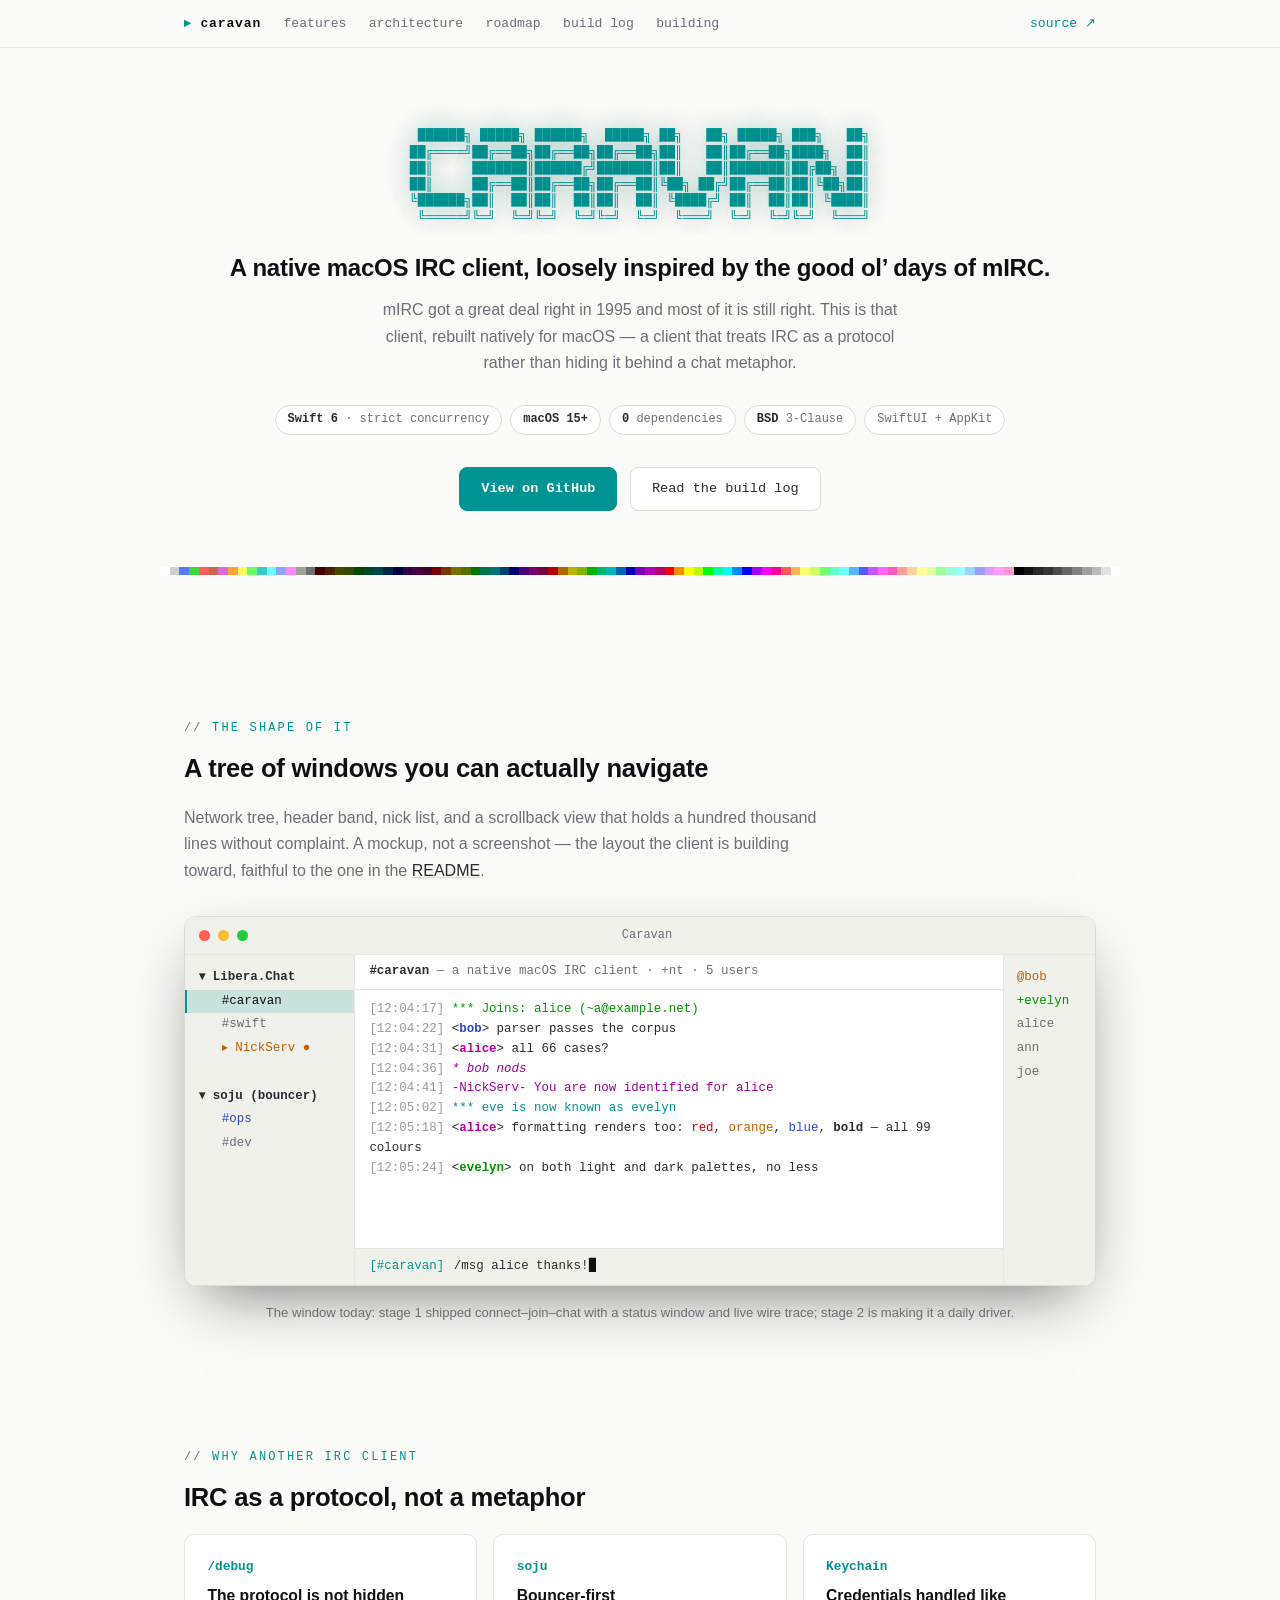
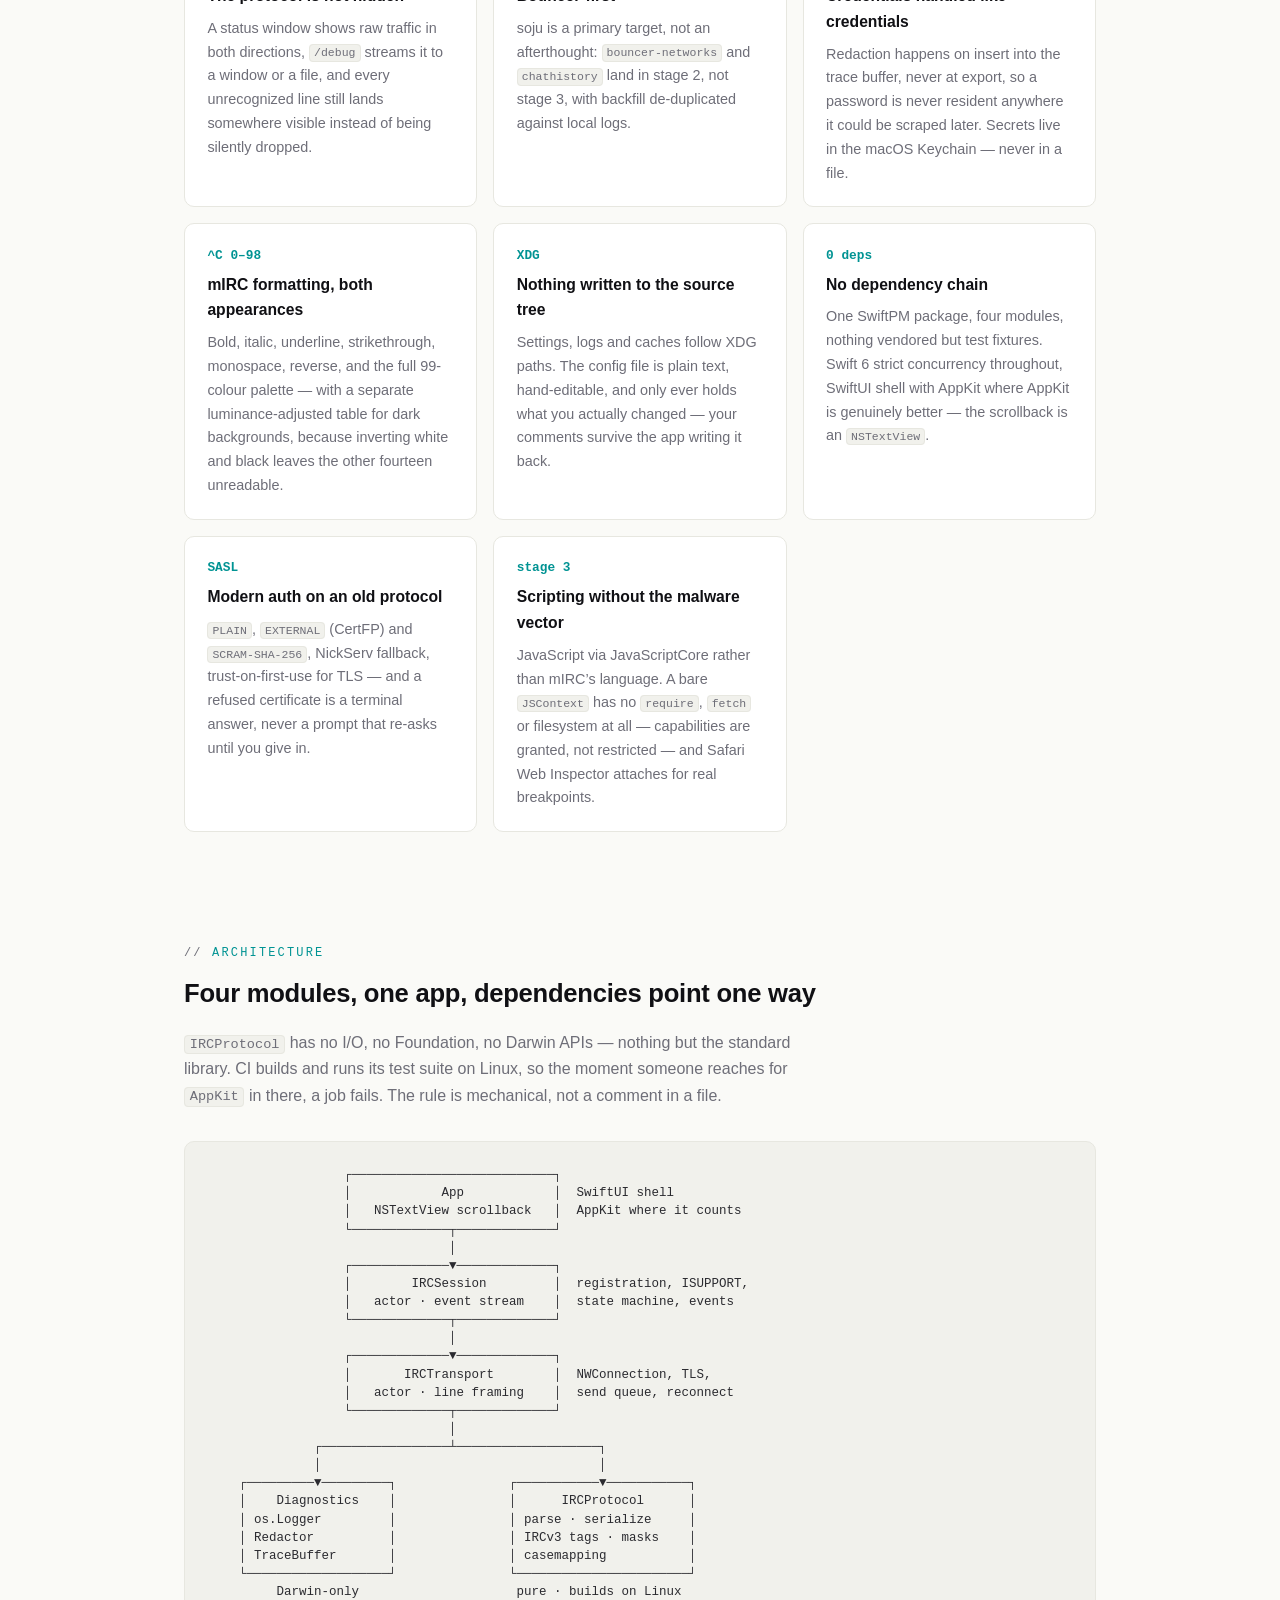
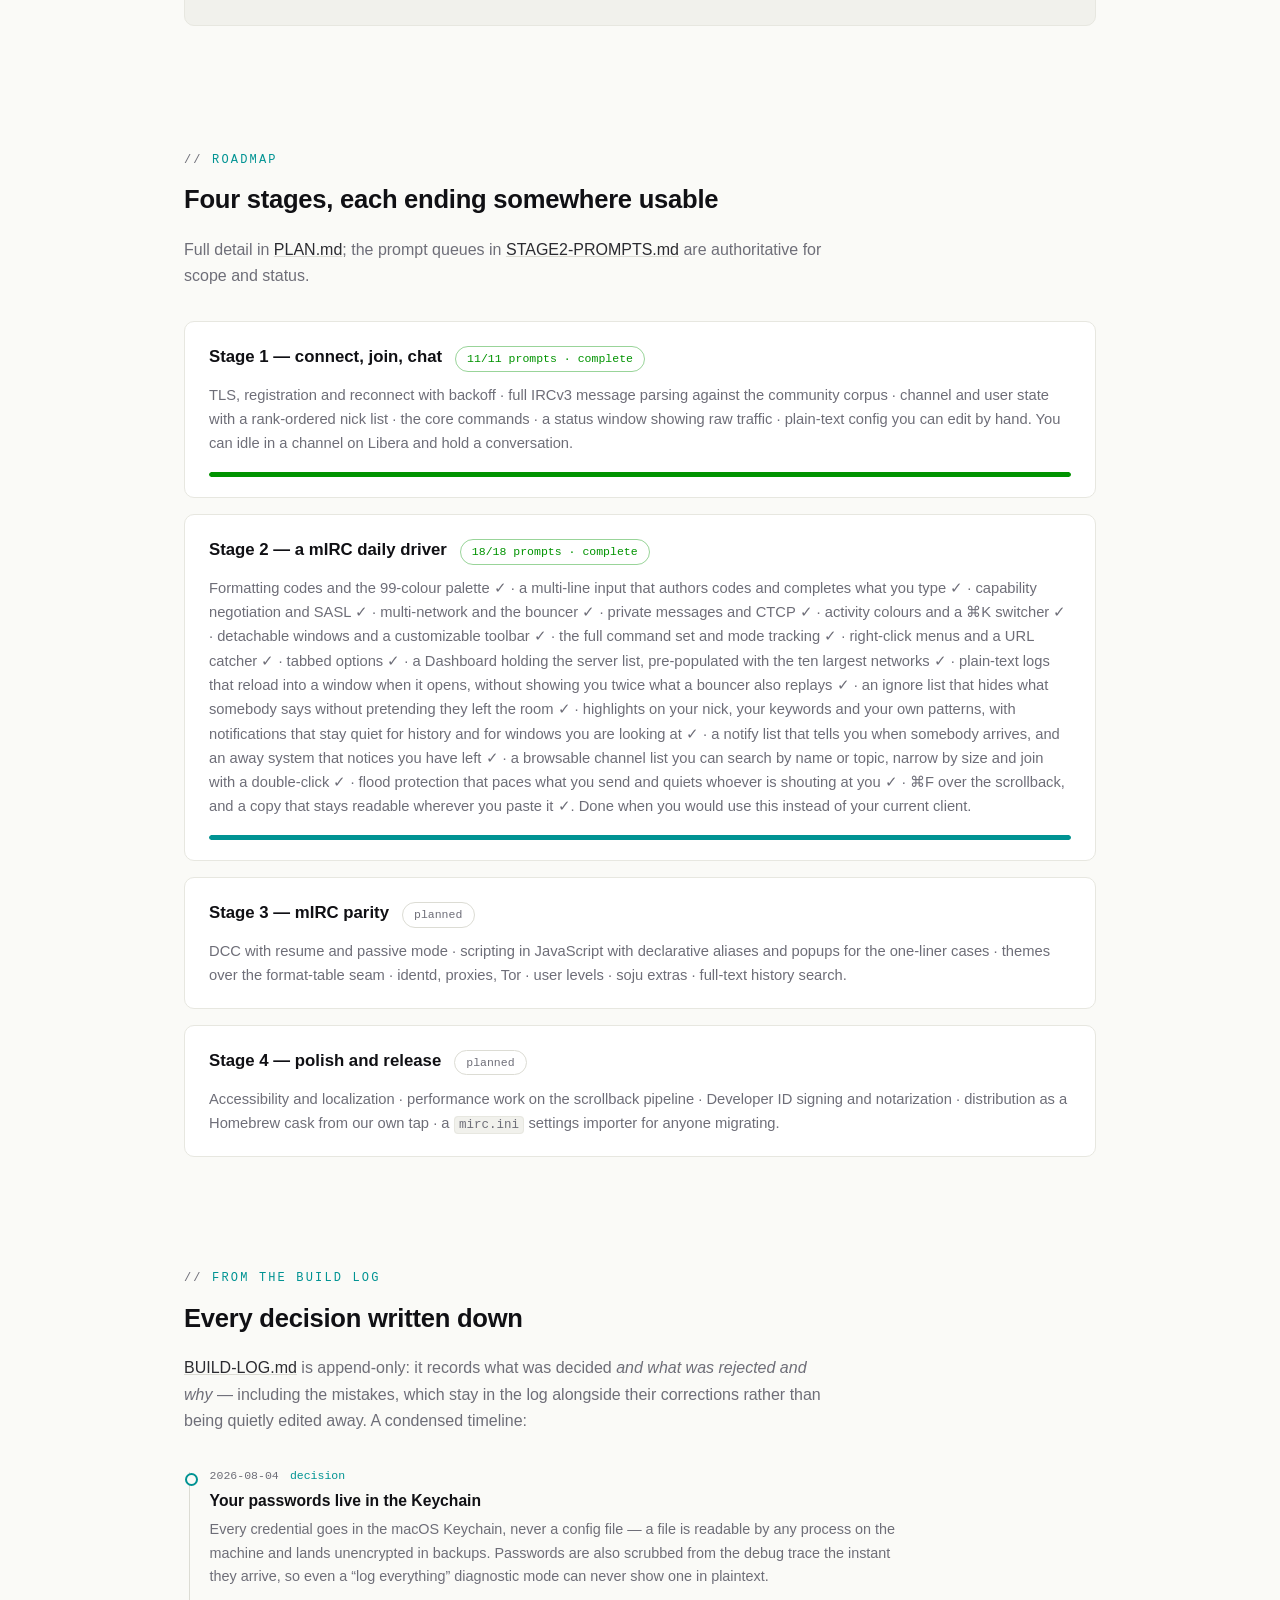
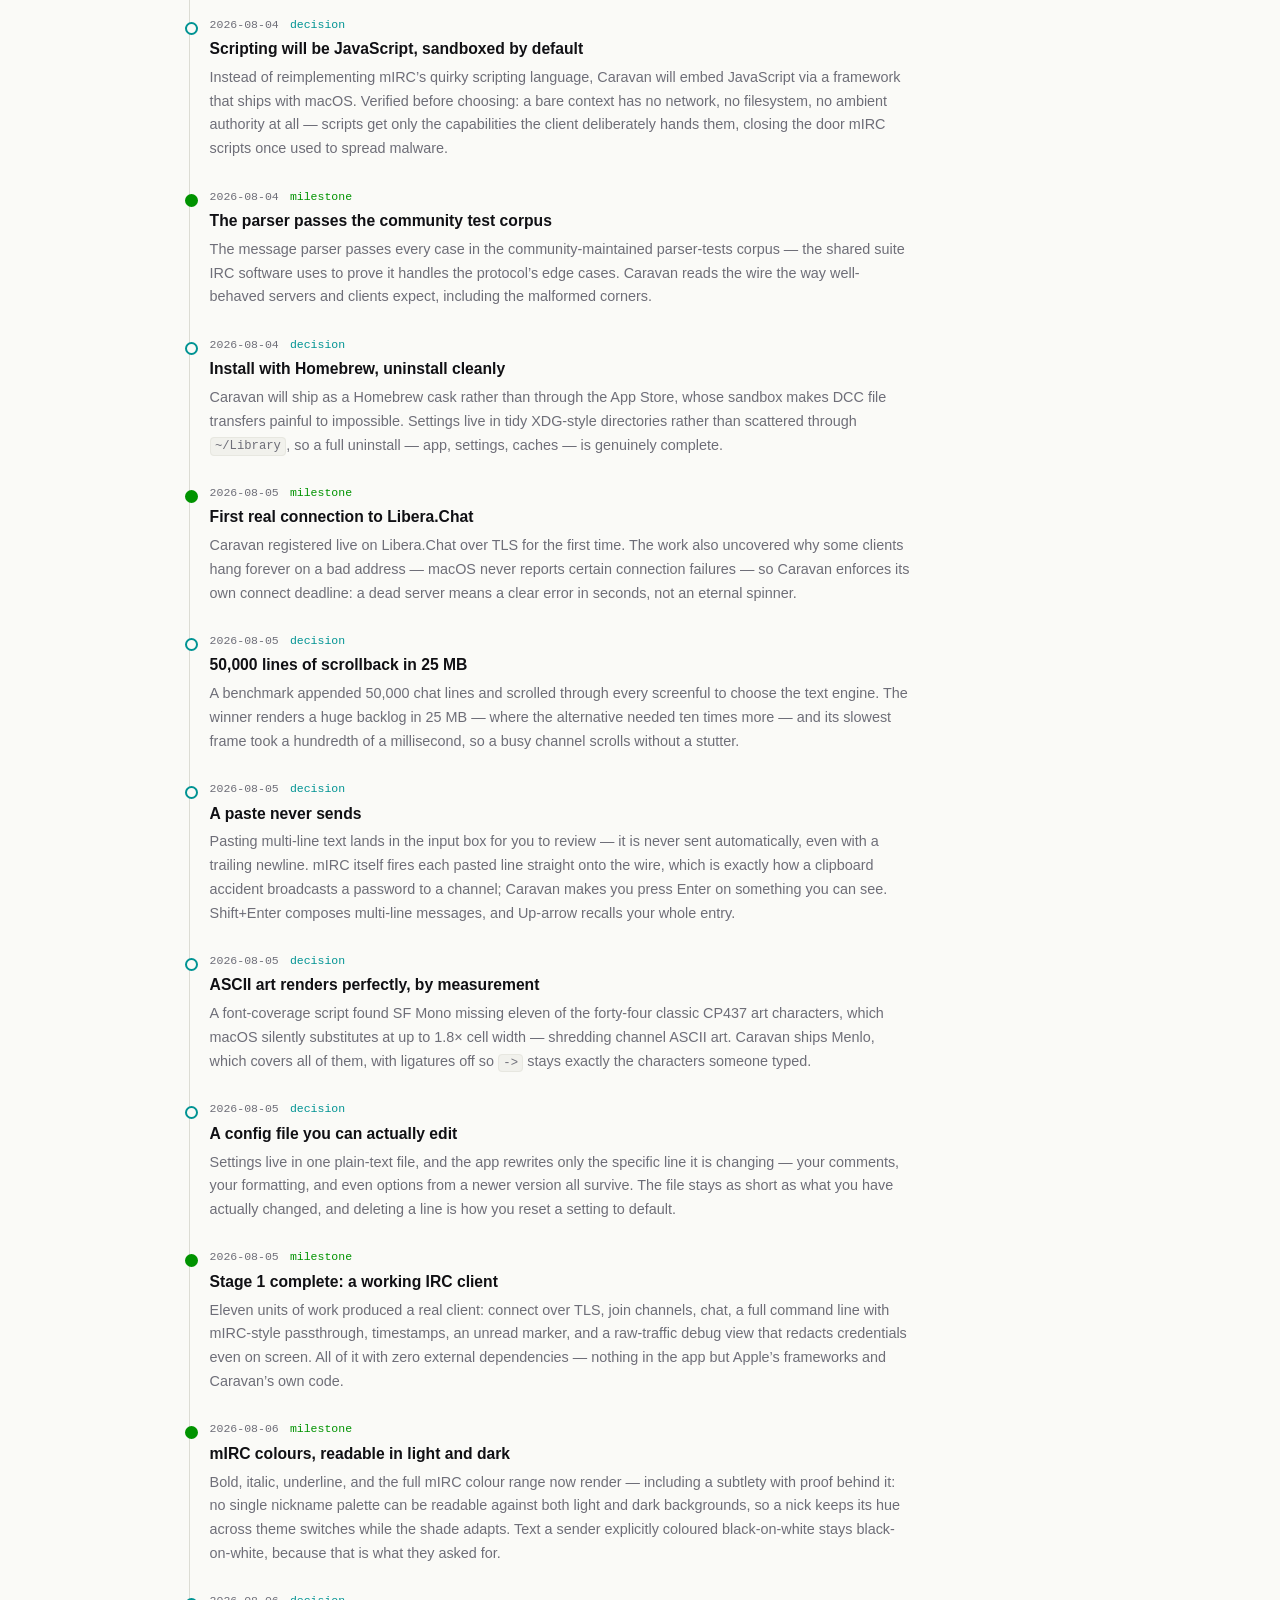
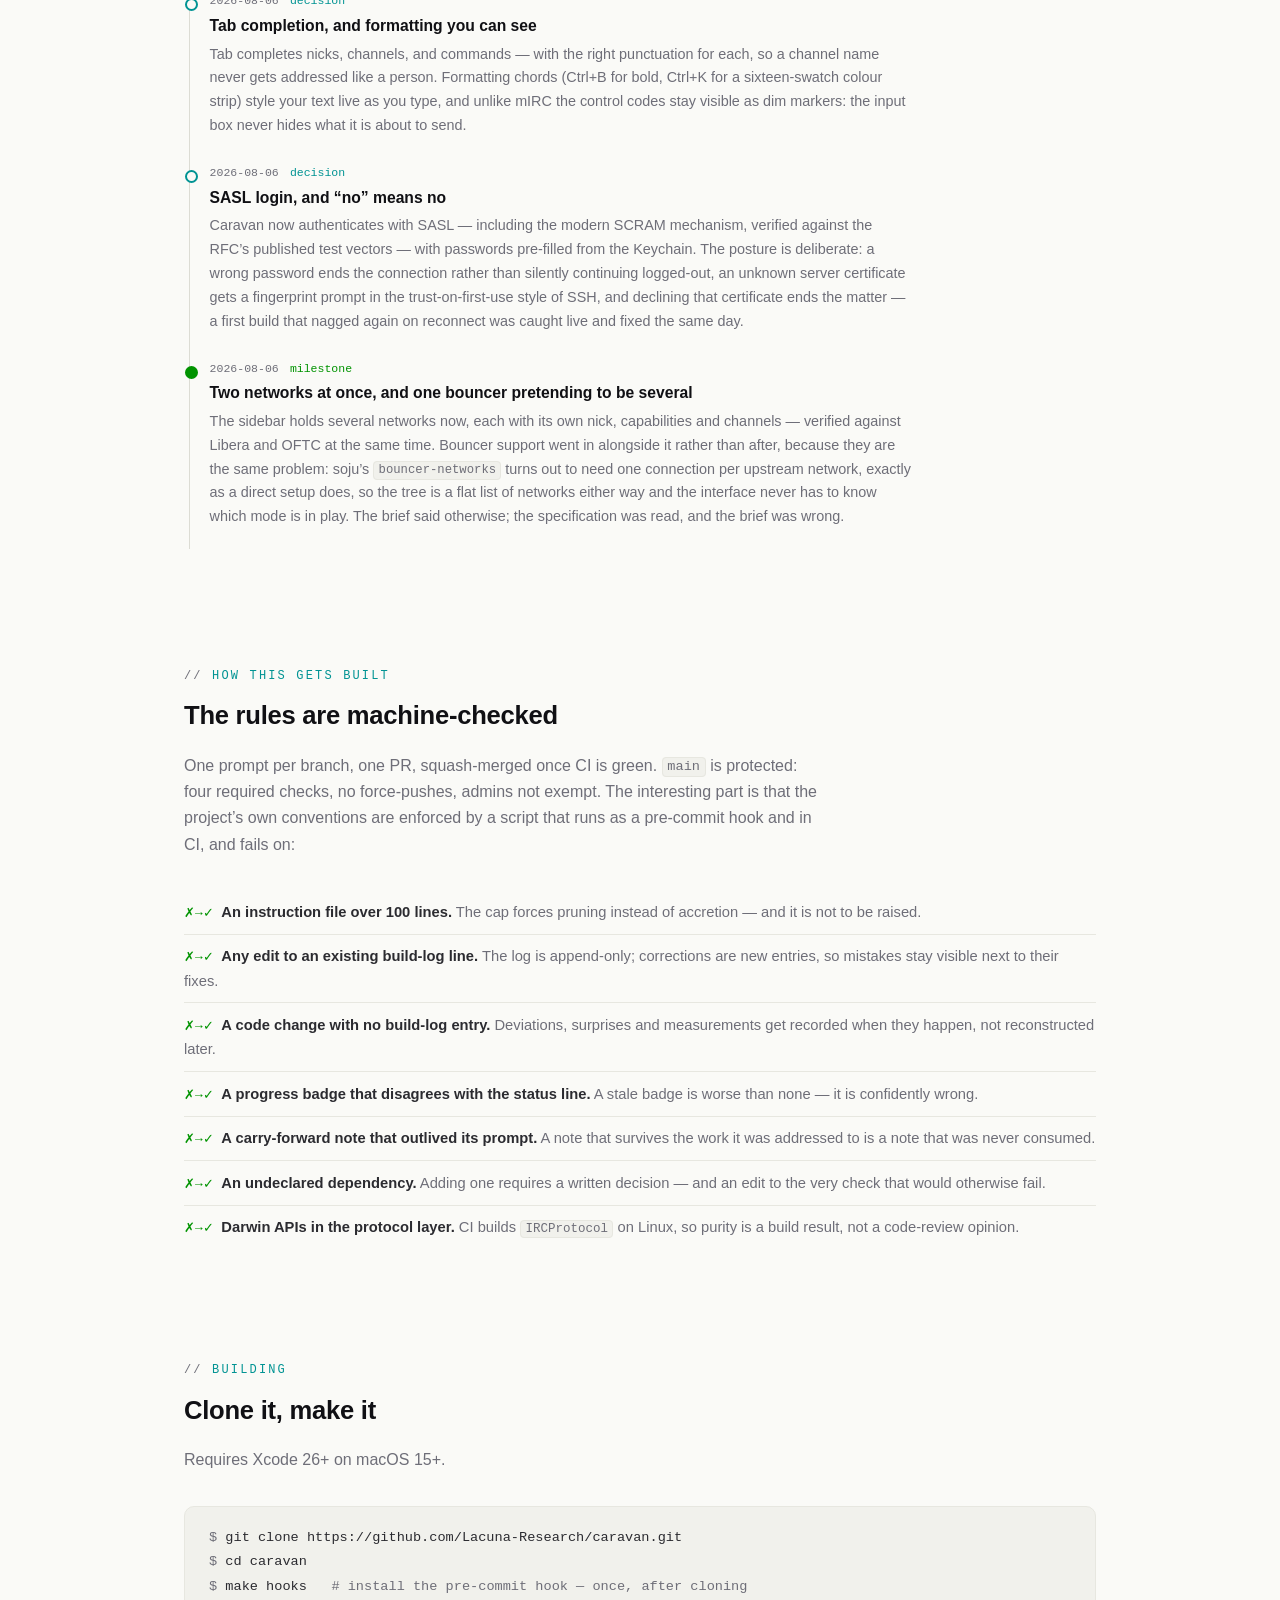
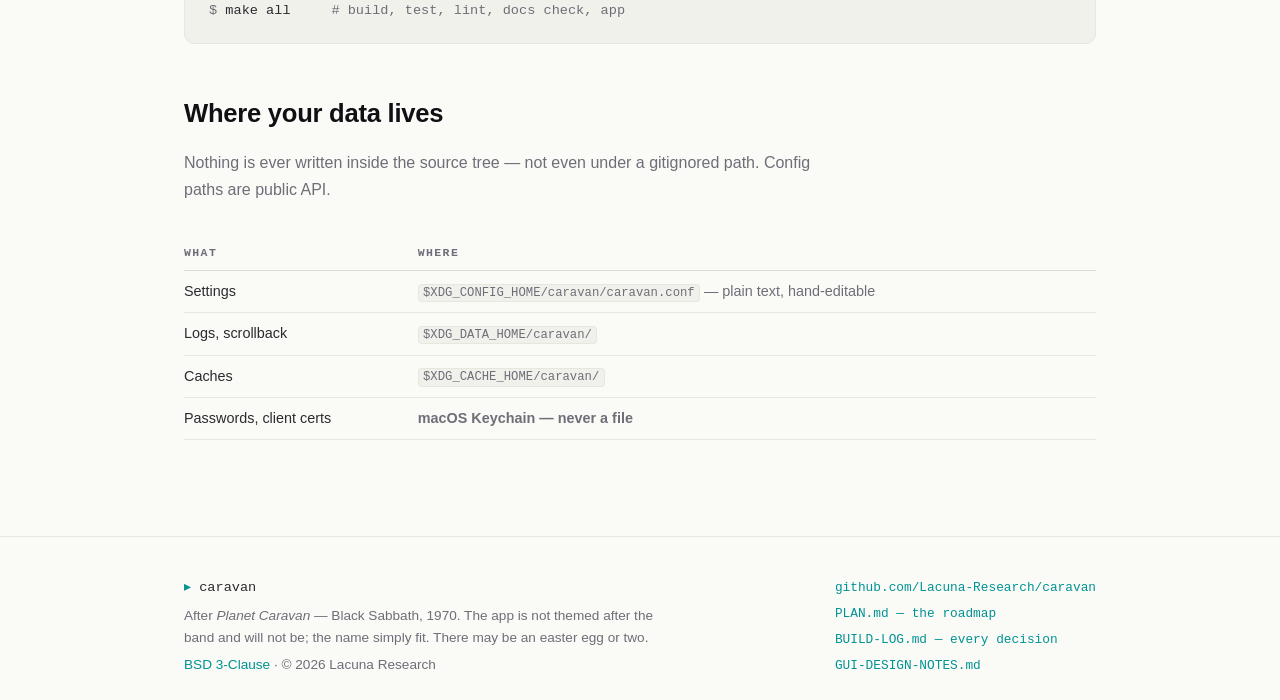
<file: index.html>
<!DOCTYPE html>
<html lang="en">
<head>
<meta charset="utf-8">
<meta name="viewport" content="width=device-width, initial-scale=1">
<title>Caravan — a native macOS IRC client</title>
<meta name="description" content="A native macOS IRC client loosely inspired by the good ol' days of mIRC. Swift 6, strict concurrency, zero dependencies, every decision written down.">
<meta property="og:title" content="Caravan — a native macOS IRC client">
<meta property="og:description" content="mIRC got a great deal right in 1995 and most of it is still right. Caravan is that client, rebuilt natively for macOS.">
<meta property="og:type" content="website">
<link rel="icon" href="data:image/svg+xml,%3Csvg xmlns='http://www.w3.org/2000/svg' viewBox='0 0 32 32'%3E%3Crect width='32' height='32' rx='7' fill='%23101014'/%3E%3Ctext x='16' y='23' font-family='Menlo,monospace' font-size='19' font-weight='bold' fill='%233CC8C8' text-anchor='middle'%3E%E2%96%B8%3C/text%3E%3C/svg%3E">
<link rel="stylesheet" href="style.css">
</head>
<body>

<header class="nav">
  <div class="wrap">
    <a class="brand" href="#top">caravan</a>
    <a href="#features">features</a>
    <a href="#architecture">architecture</a>
    <a href="#roadmap">roadmap</a>
    <a href="#buildlog">build log</a>
    <a href="#building">building</a>
    <a class="gh" href="https://github.com/Lacuna-Research/caravan">source ↗</a>
  </div>
</header>

<main id="top">

<div class="hero wrap">
  <pre class="wordmark" aria-hidden="true">
 ██████╗ █████╗ ██████╗  █████╗ ██╗   ██╗ █████╗ ███╗   ██╗
██╔════╝██╔══██╗██╔══██╗██╔══██╗██║   ██║██╔══██╗████╗  ██║
██║     ███████║██████╔╝███████║██║   ██║███████║██╔██╗ ██║
██║     ██╔══██║██╔══██╗██╔══██║╚██╗ ██╔╝██╔══██║██║╚██╗██║
╚██████╗██║  ██║██║  ██║██║  ██║ ╚████╔╝ ██║  ██║██║ ╚████║
 ╚═════╝╚═╝  ╚═╝╚═╝  ╚═╝╚═╝  ╚═╝  ╚═══╝  ╚═╝  ╚═╝╚═╝  ╚═══╝</pre>

  <h1>A native macOS IRC client, loosely inspired by the good ol&rsquo; days of mIRC.</h1>
  <p class="sub">mIRC got a great deal right in 1995 and most of it is still right.
  This is that client, rebuilt natively for macOS — a client that treats IRC as a
  protocol rather than hiding it behind a chat metaphor.</p>

  <div class="chips">
    <span class="chip"><b>Swift 6</b> · strict concurrency</span>
    <span class="chip"><b>macOS 15+</b></span>
    <span class="chip"><b>0</b> dependencies</span>
    <span class="chip"><b>BSD</b> 3-Clause</span>
    <span class="chip">SwiftUI + AppKit</span>
  </div>

  <div class="cta">
    <a class="btn primary" href="https://github.com/Lacuna-Research/caravan">View on GitHub</a>
    <a class="btn" href="https://github.com/Lacuna-Research/caravan/blob/main/BUILD-LOG.md">Read the build log</a>
  </div>

  <!-- The full ^C 0–98 colour range, values lifted verbatim from
       Sources/IRCFormat/MIRCPalette.swift (0–15 from the dark-appearance table). -->
  <div class="palette-strip" title="The full mIRC ^C colour range, 0–98 — straight from MIRCPalette.swift" aria-hidden="true">
<i style="background:#FFFFFF"></i><i style="background:#D0D0D0"></i><i style="background:#5A7BFF"></i><i style="background:#3AD93A"></i><i style="background:#FF5C5C"></i><i style="background:#C46A4A"></i><i style="background:#D96AD9"></i><i style="background:#FFA53C"></i><i style="background:#FFF75C"></i><i style="background:#66FF66"></i><i style="background:#3CC8C8"></i><i style="background:#6AFFFF"></i><i style="background:#8AA5FF"></i><i style="background:#FF8AFF"></i><i style="background:#A0A0A0"></i><i style="background:#6E6E6E"></i><i style="background:#470000"></i><i style="background:#472100"></i><i style="background:#474700"></i><i style="background:#324700"></i><i style="background:#004700"></i><i style="background:#00472C"></i><i style="background:#004747"></i><i style="background:#002747"></i><i style="background:#000047"></i><i style="background:#2E0047"></i><i style="background:#470047"></i><i style="background:#47002A"></i><i style="background:#740000"></i><i style="background:#743A00"></i><i style="background:#747400"></i><i style="background:#517400"></i><i style="background:#007400"></i><i style="background:#007449"></i><i style="background:#007474"></i><i style="background:#004074"></i><i style="background:#000074"></i><i style="background:#4B0074"></i><i style="background:#740074"></i><i style="background:#740045"></i><i style="background:#B50000"></i><i style="background:#B56300"></i><i style="background:#B5B500"></i><i style="background:#7DB500"></i><i style="background:#00B500"></i><i style="background:#00B571"></i><i style="background:#00B5B5"></i><i style="background:#0063B5"></i><i style="background:#0000B5"></i><i style="background:#7500B5"></i><i style="background:#B500B5"></i><i style="background:#B5006B"></i><i style="background:#FF0000"></i><i style="background:#FF8C00"></i><i style="background:#FFFF00"></i><i style="background:#B2FF00"></i><i style="background:#00FF00"></i><i style="background:#00FFA0"></i><i style="background:#00FFFF"></i><i style="background:#008CFF"></i><i style="background:#0000FF"></i><i style="background:#A500FF"></i><i style="background:#FF00FF"></i><i style="background:#FF0098"></i><i style="background:#FF5959"></i><i style="background:#FFB459"></i><i style="background:#FFFF71"></i><i style="background:#CFFF60"></i><i style="background:#6FFF6F"></i><i style="background:#65FFC9"></i><i style="background:#6DFFFF"></i><i style="background:#59B4FF"></i><i style="background:#5959FF"></i><i style="background:#C459FF"></i><i style="background:#FF66FF"></i><i style="background:#FF59BC"></i><i style="background:#FF9C9C"></i><i style="background:#FFD39C"></i><i style="background:#FFFF9C"></i><i style="background:#E2FF9C"></i><i style="background:#9CFF9C"></i><i style="background:#9CFFDB"></i><i style="background:#9CFFFF"></i><i style="background:#9CD3FF"></i><i style="background:#9C9CFF"></i><i style="background:#DC9CFF"></i><i style="background:#FF9CFF"></i><i style="background:#FF94D3"></i><i style="background:#000000"></i><i style="background:#131313"></i><i style="background:#282828"></i><i style="background:#363636"></i><i style="background:#4D4D4D"></i><i style="background:#656565"></i><i style="background:#818181"></i><i style="background:#9F9F9F"></i><i style="background:#BCBCBC"></i><i style="background:#E2E2E2"></i><i style="background:#FFFFFF"></i>
  </div>
</div>

<section id="shape" class="wrap">
  <p class="kicker">the shape of it</p>
  <h2>A tree of windows you can actually navigate</h2>
  <p class="lede">Network tree, header band, nick list, and a scrollback view that holds
  a hundred thousand lines without complaint. A mockup, not a screenshot — the layout
  the client is building toward, faithful to the one in the
  <a href="https://github.com/Lacuna-Research/caravan#the-shape-of-it">README</a>.</p>

  <div class="window" role="img" aria-label="Mockup of the Caravan main window: a network tree on the left, a channel scrollback in the middle, a nick list on the right, and an input bar below.">
    <div class="titlebar">
      <span class="dot r"></span><span class="dot y"></span><span class="dot g"></span>
      <span class="title">Caravan</span>
    </div>
    <div class="client">
      <div class="tree">
        <div class="net">▾ Libera.Chat</div>
        <div class="sel">   #caravan</div>
        <div>   #swift</div>
        <div class="hl">   ▸ NickServ ●</div>
        <div>&nbsp;</div>
        <div class="net">▾ soju (bouncer)</div>
        <div class="act">   #ops</div>
        <div>   #dev</div>
      </div>
      <div class="main">
        <div class="headerband"><b>#caravan</b> — a native macOS IRC client · +nt · 5 users</div>
        <div class="scrollback">
          <div><span class="ts">[12:04:17]</span> <span class="join">*** Joins: alice (~a@example.net)</span></div>
          <div><span class="ts">[12:04:22]</span> &lt;<span class="nick n-bob">bob</span>&gt; parser passes the corpus</div>
          <div><span class="ts">[12:04:31]</span> &lt;<span class="nick n-alice">alice</span>&gt; all 66 cases?</div>
          <div><span class="ts">[12:04:36]</span> <span class="action">* bob nods</span></div>
          <div><span class="ts">[12:04:41]</span> <span class="notice">-NickServ- You are now identified for alice</span></div>
          <div><span class="ts">[12:05:02]</span> <span class="evt">*** eve is now known as evelyn</span></div>
          <div><span class="ts">[12:05:18]</span> &lt;<span class="nick n-alice">alice</span>&gt; formatting renders too: <span class="mirc-c4">red</span>, <span class="mirc-c7">orange</span>, <span class="mirc-c12">blue</span>, <span class="mirc-b">bold</span> — all 99 colours</div>
          <div><span class="ts">[12:05:24]</span> &lt;<span class="nick n-eve">evelyn</span>&gt; on both light and dark palettes, no less</div>
        </div>
        <div class="inputbar"><span class="target">[#caravan]</span><span>/msg alice thanks!<span class="caret">▊</span></span></div>
      </div>
      <div class="nicklist">
        <div class="op">@bob</div>
        <div class="voice">+evelyn</div>
        <div>alice</div>
        <div>ann</div>
        <div>joe</div>
      </div>
    </div>
  </div>
  <p class="caption">The window today: stage 1 shipped connect–join–chat with a status window
  and live wire trace; stage 2 is making it a daily driver.</p>
</section>

<section id="features" class="wrap">
  <p class="kicker">why another IRC client</p>
  <h2>IRC as a protocol, not a metaphor</h2>

  <div class="grid">
    <div class="card">
      <h3><span class="tag">/debug</span>The protocol is not hidden</h3>
      <p>A status window shows raw traffic in both directions, <code>/debug</code> streams
      it to a window or a file, and every unrecognized line still lands somewhere visible
      instead of being silently dropped.</p>
    </div>
    <div class="card">
      <h3><span class="tag">soju</span>Bouncer-first</h3>
      <p>soju is a primary target, not an afterthought: <code>bouncer-networks</code> and
      <code>chathistory</code> land in stage&nbsp;2, not stage&nbsp;3, with backfill
      de-duplicated against local logs.</p>
    </div>
    <div class="card">
      <h3><span class="tag">Keychain</span>Credentials handled like credentials</h3>
      <p>Redaction happens on insert into the trace buffer, never at export, so a password
      is never resident anywhere it could be scraped later. Secrets live in the macOS
      Keychain — never in a file.</p>
    </div>
    <div class="card">
      <h3><span class="tag">^C 0–98</span>mIRC formatting, both appearances</h3>
      <p>Bold, italic, underline, strikethrough, monospace, reverse, and the full 99-colour
      palette — with a separate luminance-adjusted table for dark backgrounds, because
      inverting white and black leaves the other fourteen unreadable.</p>
    </div>
    <div class="card">
      <h3><span class="tag">XDG</span>Nothing written to the source tree</h3>
      <p>Settings, logs and caches follow XDG paths. The config file is plain text,
      hand-editable, and only ever holds what you actually changed — your comments
      survive the app writing it back.</p>
    </div>
    <div class="card">
      <h3><span class="tag">0 deps</span>No dependency chain</h3>
      <p>One SwiftPM package, four modules, nothing vendored but test fixtures. Swift&nbsp;6
      strict concurrency throughout, SwiftUI shell with AppKit where AppKit is genuinely
      better — the scrollback is an <code>NSTextView</code>.</p>
    </div>
    <div class="card">
      <h3><span class="tag">SASL</span>Modern auth on an old protocol</h3>
      <p><code>PLAIN</code>, <code>EXTERNAL</code> (CertFP) and <code>SCRAM-SHA-256</code>,
      NickServ fallback, trust-on-first-use for TLS — and a refused certificate is a
      terminal answer, never a prompt that re-asks until you give in.</p>
    </div>
    <div class="card">
      <h3><span class="tag">stage 3</span>Scripting without the malware vector</h3>
      <p>JavaScript via JavaScriptCore rather than mIRC&rsquo;s language. A bare
      <code>JSContext</code> has no <code>require</code>, <code>fetch</code> or filesystem
      at all — capabilities are granted, not restricted — and Safari Web Inspector
      attaches for real breakpoints.</p>
    </div>
  </div>
</section>

<section id="architecture" class="wrap">
  <p class="kicker">architecture</p>
  <h2>Four modules, one app, dependencies point one way</h2>
  <p class="lede"><code>IRCProtocol</code> has no I/O, no Foundation, no Darwin APIs —
  nothing but the standard library. CI builds and runs its test suite on Linux, so the
  moment someone reaches for <code>AppKit</code> in there, a job fails. The rule is
  mechanical, not a comment in a file.</p>

  <pre class="diagram" aria-label="Architecture diagram: the App layer sits on IRCSession, which sits on IRCTransport, which rests on Diagnostics and IRCProtocol.">
                  ┌───────────────────────────┐
                  │            App            │  SwiftUI shell
                  │   NSTextView scrollback   │  AppKit where it counts
                  └─────────────┬─────────────┘
                                │
                  ┌─────────────▼─────────────┐
                  │        IRCSession         │  registration, ISUPPORT,
                  │   actor · event stream    │  state machine, events
                  └─────────────┬─────────────┘
                                │
                  ┌─────────────▼─────────────┐
                  │       IRCTransport        │  NWConnection, TLS,
                  │   actor · line framing    │  send queue, reconnect
                  └─────────────┬─────────────┘
                                │
              ┌─────────────────┴───────────────────┐
              │                                     │
    ┌─────────▼─────────┐               ┌───────────▼───────────┐
    │    Diagnostics    │               │      IRCProtocol      │
    │ os.Logger         │               │ parse · serialize     │
    │ Redactor          │               │ IRCv3 tags · masks    │
    │ TraceBuffer       │               │ casemapping           │
    └───────────────────┘               └───────────────────────┘
         Darwin-only                     pure · builds on Linux</pre>
</section>

<section id="roadmap" class="wrap">
  <p class="kicker">roadmap</p>
  <h2>Four stages, each ending somewhere usable</h2>
  <p class="lede">Full detail in
  <a href="https://github.com/Lacuna-Research/caravan/blob/main/PLAN.md">PLAN.md</a>;
  the prompt queues in
  <a href="https://github.com/Lacuna-Research/caravan/blob/main/STAGE2-PROMPTS.md">STAGE2-PROMPTS.md</a>
  are authoritative for scope and status.</p>

  <div class="stages">
    <div class="stage done-stage">
      <header>
        <h3>Stage 1 — connect, join, chat</h3>
        <span class="status done">11/11 prompts · complete</span>
      </header>
      <p>TLS, registration and reconnect with backoff · full IRCv3 message parsing against
      the community corpus · channel and user state with a rank-ordered nick list · the
      core commands · a status window showing raw traffic · plain-text config you can edit
      by hand. You can idle in a channel on Libera and hold a conversation.</p>
      <div class="meter"><i style="width:100%"></i></div>
    </div>

    <div class="stage">
      <header>
        <h3>Stage 2 — a mIRC daily driver</h3>
        <span class="status done">18/18 prompts · complete</span>
      </header>
      <p>Formatting codes and the 99-colour palette ✓ · a multi-line input that authors
      codes and completes what you type ✓ · capability negotiation and SASL ✓ ·
      multi-network and the bouncer ✓ · private messages and CTCP ✓ · activity colours and
      a ⌘K switcher ✓ · detachable windows and a customizable toolbar ✓ · the full command
      set and mode tracking ✓ · right-click menus and a URL catcher ✓ · tabbed options ✓ ·
      a Dashboard holding the server list, pre-populated with the ten largest networks ✓ · plain-text logs that reload into a window
      when it opens, without showing you twice what a bouncer also replays ✓ · an ignore
      list that hides what somebody says without pretending they left the room ✓ ·
      highlights on your nick, your keywords and your own patterns, with notifications that
      stay quiet for history and for windows you are looking at ✓ · a notify list that
      tells you when somebody arrives, and an away system that notices you have left ✓ ·
      a browsable channel list you can search by name or topic, narrow by size and join
      with a double-click ✓ ·
      flood protection that paces what you send and quiets whoever is shouting at you ✓ ·
      ⌘F over the scrollback, and a copy that stays readable wherever you paste it ✓.
      Done when you would use this instead of your current client.</p>
      <div class="meter"><i style="width:100%"></i></div>
    </div>

    <div class="stage">
      <header>
        <h3>Stage 3 — mIRC parity</h3>
        <span class="status later">planned</span>
      </header>
      <p>DCC with resume and passive mode · scripting in JavaScript with declarative
      aliases and popups for the one-liner cases · themes over the format-table seam ·
      identd, proxies, Tor · user levels · soju extras · full-text history search.</p>
    </div>

    <div class="stage">
      <header>
        <h3>Stage 4 — polish and release</h3>
        <span class="status later">planned</span>
      </header>
      <p>Accessibility and localization · performance work on the scrollback pipeline ·
      Developer ID signing and notarization · distribution as a Homebrew cask from our
      own tap · a <code>mirc.ini</code> settings importer for anyone migrating.</p>
    </div>
  </div>
</section>

<section id="buildlog" class="wrap">
  <p class="kicker">from the build log</p>
  <h2>Every decision written down</h2>
  <p class="lede"><a href="https://github.com/Lacuna-Research/caravan/blob/main/BUILD-LOG.md">BUILD-LOG.md</a>
  is append-only: it records what was decided <em>and what was rejected and why</em> —
  including the mistakes, which stay in the log alongside their corrections rather than
  being quietly edited away. A condensed timeline:</p>

  <div class="timeline">
    <div class="entry decision">
      <div class="meta"><span>2026-08-04</span><span class="kind-decision">decision</span></div>
      <h3>Your passwords live in the Keychain</h3>
      <p>Every credential goes in the macOS Keychain, never a config file — a file is
      readable by any process on the machine and lands unencrypted in backups. Passwords
      are also scrubbed from the debug trace the instant they arrive, so even a
      &ldquo;log everything&rdquo; diagnostic mode can never show one in plaintext.</p>
    </div>
    <div class="entry decision">
      <div class="meta"><span>2026-08-04</span><span class="kind-decision">decision</span></div>
      <h3>Scripting will be JavaScript, sandboxed by default</h3>
      <p>Instead of reimplementing mIRC&rsquo;s quirky scripting language, Caravan will
      embed JavaScript via a framework that ships with macOS. Verified before choosing: a
      bare context has no network, no filesystem, no ambient authority at all — scripts get
      only the capabilities the client deliberately hands them, closing the door mIRC
      scripts once used to spread malware.</p>
    </div>
    <div class="entry milestone">
      <div class="meta"><span>2026-08-04</span><span class="kind-milestone">milestone</span></div>
      <h3>The parser passes the community test corpus</h3>
      <p>The message parser passes every case in the community-maintained parser-tests
      corpus — the shared suite IRC software uses to prove it handles the protocol&rsquo;s
      edge cases. Caravan reads the wire the way well-behaved servers and clients expect,
      including the malformed corners.</p>
    </div>
    <div class="entry decision">
      <div class="meta"><span>2026-08-04</span><span class="kind-decision">decision</span></div>
      <h3>Install with Homebrew, uninstall cleanly</h3>
      <p>Caravan will ship as a Homebrew cask rather than through the App Store, whose
      sandbox makes DCC file transfers painful to impossible. Settings live in tidy
      XDG-style directories rather than scattered through <code>~/Library</code>, so a
      full uninstall — app, settings, caches — is genuinely complete.</p>
    </div>
    <div class="entry milestone">
      <div class="meta"><span>2026-08-05</span><span class="kind-milestone">milestone</span></div>
      <h3>First real connection to Libera.Chat</h3>
      <p>Caravan registered live on Libera.Chat over TLS for the first time. The work also
      uncovered why some clients hang forever on a bad address — macOS never reports
      certain connection failures — so Caravan enforces its own connect deadline: a dead
      server means a clear error in seconds, not an eternal spinner.</p>
    </div>
    <div class="entry decision">
      <div class="meta"><span>2026-08-05</span><span class="kind-decision">decision</span></div>
      <h3>50,000 lines of scrollback in 25&nbsp;MB</h3>
      <p>A benchmark appended 50,000 chat lines and scrolled through every screenful to
      choose the text engine. The winner renders a huge backlog in 25&nbsp;MB — where the
      alternative needed ten times more — and its slowest frame took a hundredth of a
      millisecond, so a busy channel scrolls without a stutter.</p>
    </div>
    <div class="entry decision">
      <div class="meta"><span>2026-08-05</span><span class="kind-decision">decision</span></div>
      <h3>A paste never sends</h3>
      <p>Pasting multi-line text lands in the input box for you to review — it is never
      sent automatically, even with a trailing newline. mIRC itself fires each pasted line
      straight onto the wire, which is exactly how a clipboard accident broadcasts a
      password to a channel; Caravan makes you press Enter on something you can see.
      Shift+Enter composes multi-line messages, and Up-arrow recalls your whole entry.</p>
    </div>
    <div class="entry decision">
      <div class="meta"><span>2026-08-05</span><span class="kind-decision">decision</span></div>
      <h3>ASCII art renders perfectly, by measurement</h3>
      <p>A font-coverage script found SF&nbsp;Mono missing eleven of the forty-four classic
      CP437 art characters, which macOS silently substitutes at up to 1.8&times; cell
      width — shredding channel ASCII art. Caravan ships Menlo, which covers all of them,
      with ligatures off so <code>-&gt;</code> stays exactly the characters someone typed.</p>
    </div>
    <div class="entry decision">
      <div class="meta"><span>2026-08-05</span><span class="kind-decision">decision</span></div>
      <h3>A config file you can actually edit</h3>
      <p>Settings live in one plain-text file, and the app rewrites only the specific line
      it is changing — your comments, your formatting, and even options from a newer
      version all survive. The file stays as short as what you have actually changed, and
      deleting a line is how you reset a setting to default.</p>
    </div>
    <div class="entry milestone">
      <div class="meta"><span>2026-08-05</span><span class="kind-milestone">milestone</span></div>
      <h3>Stage 1 complete: a working IRC client</h3>
      <p>Eleven units of work produced a real client: connect over TLS, join channels,
      chat, a full command line with mIRC-style passthrough, timestamps, an unread marker,
      and a raw-traffic debug view that redacts credentials even on screen. All of it with
      zero external dependencies — nothing in the app but Apple&rsquo;s frameworks and
      Caravan&rsquo;s own code.</p>
    </div>
    <div class="entry milestone">
      <div class="meta"><span>2026-08-06</span><span class="kind-milestone">milestone</span></div>
      <h3>mIRC colours, readable in light and dark</h3>
      <p>Bold, italic, underline, and the full mIRC colour range now render — including a
      subtlety with proof behind it: no single nickname palette can be readable against
      both light and dark backgrounds, so a nick keeps its hue across theme switches while
      the shade adapts. Text a sender explicitly coloured black-on-white stays
      black-on-white, because that is what they asked for.</p>
    </div>
    <div class="entry decision">
      <div class="meta"><span>2026-08-06</span><span class="kind-decision">decision</span></div>
      <h3>Tab completion, and formatting you can see</h3>
      <p>Tab completes nicks, channels, and commands — with the right punctuation for each,
      so a channel name never gets addressed like a person. Formatting chords (Ctrl+B for
      bold, Ctrl+K for a sixteen-swatch colour strip) style your text live as you type, and
      unlike mIRC the control codes stay visible as dim markers: the input box never hides
      what it is about to send.</p>
    </div>
    <div class="entry decision">
      <div class="meta"><span>2026-08-06</span><span class="kind-decision">decision</span></div>
      <h3>SASL login, and &ldquo;no&rdquo; means no</h3>
      <p>Caravan now authenticates with SASL — including the modern SCRAM mechanism,
      verified against the RFC&rsquo;s published test vectors — with passwords pre-filled
      from the Keychain. The posture is deliberate: a wrong password ends the connection
      rather than silently continuing logged-out, an unknown server certificate gets a
      fingerprint prompt in the trust-on-first-use style of SSH, and declining that
      certificate ends the matter — a first build that nagged again on reconnect was
      caught live and fixed the same day.</p>
    </div>
    <div class="entry milestone">
      <div class="meta"><span>2026-08-06</span><span class="kind-milestone">milestone</span></div>
      <h3>Two networks at once, and one bouncer pretending to be several</h3>
      <p>The sidebar holds several networks now, each with its own nick, capabilities and
      channels — verified against Libera and OFTC at the same time. Bouncer support went in
      alongside it rather than after, because they are the same problem: soju&rsquo;s
      <code>bouncer-networks</code> turns out to need one connection per upstream network,
      exactly as a direct setup does, so the tree is a flat list of networks either way and
      the interface never has to know which mode is in play. The brief said otherwise; the
      specification was read, and the brief was wrong.</p>
    </div>
  </div>
</section>

<section id="discipline" class="wrap">
  <p class="kicker">how this gets built</p>
  <h2>The rules are machine-checked</h2>
  <p class="lede">One prompt per branch, one PR, squash-merged once CI is green.
  <code>main</code> is protected: four required checks, no force-pushes, admins not
  exempt. The interesting part is that the project&rsquo;s own conventions are enforced by
  a script that runs as a pre-commit hook and in CI, and fails on:</p>

  <ul class="rules">
    <li><b>An instruction file over 100 lines.</b> The cap forces pruning instead of accretion — and it is not to be raised.</li>
    <li><b>Any edit to an existing build-log line.</b> The log is append-only; corrections are new entries, so mistakes stay visible next to their fixes.</li>
    <li><b>A code change with no build-log entry.</b> Deviations, surprises and measurements get recorded when they happen, not reconstructed later.</li>
    <li><b>A progress badge that disagrees with the status line.</b> A stale badge is worse than none — it is confidently wrong.</li>
    <li><b>A carry-forward note that outlived its prompt.</b> A note that survives the work it was addressed to is a note that was never consumed.</li>
    <li><b>An undeclared dependency.</b> Adding one requires a written decision — and an edit to the very check that would otherwise fail.</li>
    <li><b>Darwin APIs in the protocol layer.</b> CI builds <code>IRCProtocol</code> on Linux, so purity is a build result, not a code-review opinion.</li>
  </ul>
</section>

<section id="building" class="wrap">
  <p class="kicker">building</p>
  <h2>Clone it, make it</h2>
  <p class="lede">Requires Xcode 26+ on macOS 15+.</p>

  <pre class="shell"><span class="p">$ </span>git clone https://github.com/Lacuna-Research/caravan.git
<span class="p">$ </span>cd caravan
<span class="p">$ </span>make hooks   <span class="c"># install the pre-commit hook — once, after cloning</span>
<span class="p">$ </span>make all     <span class="c"># build, test, lint, docs check, app</span></pre>

  <h2 style="margin-top:3rem">Where your data lives</h2>
  <p class="lede">Nothing is ever written inside the source tree — not even under a
  gitignored path. Config paths are public API.</p>

  <table class="datatable">
    <tr><th>What</th><th>Where</th></tr>
    <tr><td>Settings</td><td><code>$XDG_CONFIG_HOME/caravan/caravan.conf</code> — plain text, hand-editable</td></tr>
    <tr><td>Logs, scrollback</td><td><code>$XDG_DATA_HOME/caravan/</code></td></tr>
    <tr><td>Caches</td><td><code>$XDG_CACHE_HOME/caravan/</code></td></tr>
    <tr><td>Passwords, client certs</td><td><b>macOS Keychain — never a file</b></td></tr>
  </table>
</section>

</main>

<footer>
  <div class="wrap">
    <div>
      <div class="name">caravan</div>
      <p>After <em>Planet Caravan</em> — Black Sabbath, 1970. The app is not themed after
      the band and will not be; the name simply fit. There may be an easter egg or two.</p>
      <p><a href="https://github.com/Lacuna-Research/caravan/blob/main/LICENSE">BSD 3-Clause</a>
      · © 2026 Lacuna Research</p>
    </div>
    <nav>
      <a href="https://github.com/Lacuna-Research/caravan">github.com/Lacuna-Research/caravan</a>
      <a href="https://github.com/Lacuna-Research/caravan/blob/main/PLAN.md">PLAN.md — the roadmap</a>
      <a href="https://github.com/Lacuna-Research/caravan/blob/main/BUILD-LOG.md">BUILD-LOG.md — every decision</a>
      <a href="https://github.com/Lacuna-Research/caravan/blob/main/GUI-DESIGN-NOTES.md">GUI-DESIGN-NOTES.md</a>
    </nav>
  </div>
</footer>

</body>
</html>
</file>
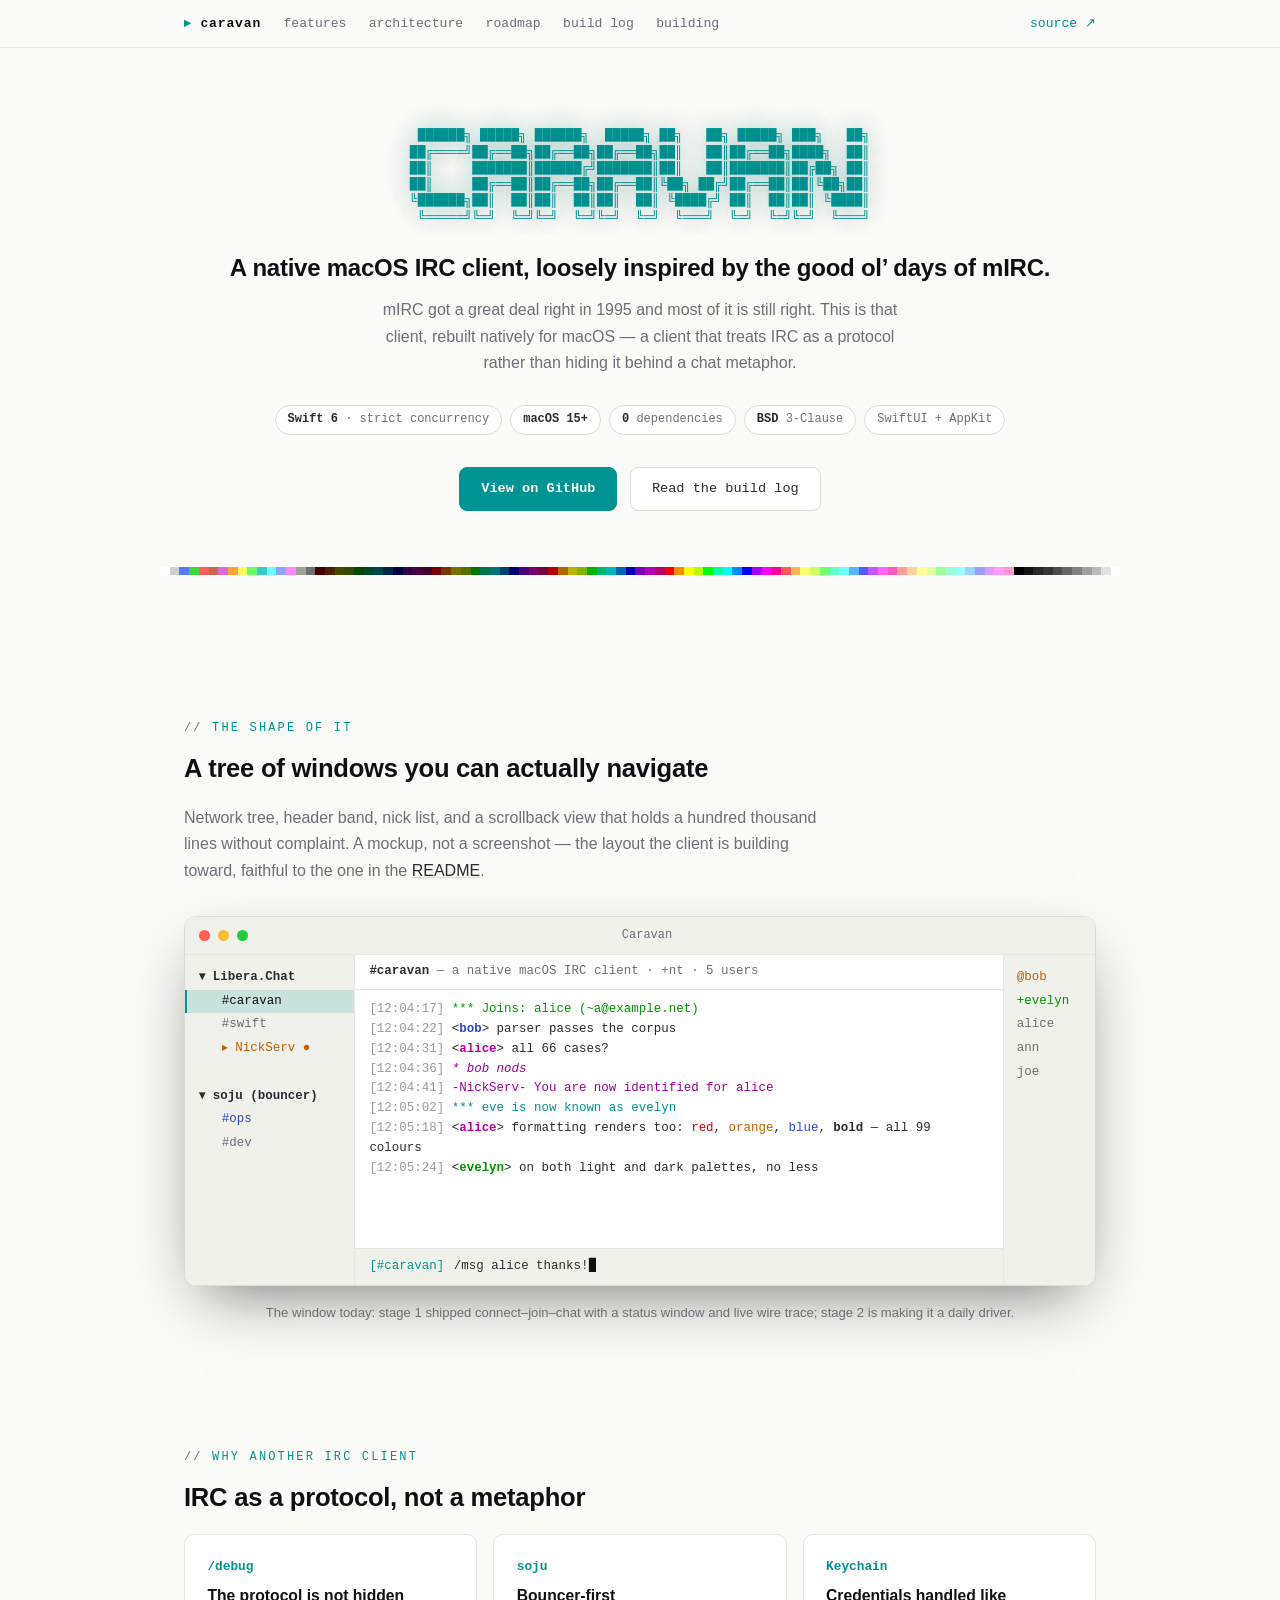
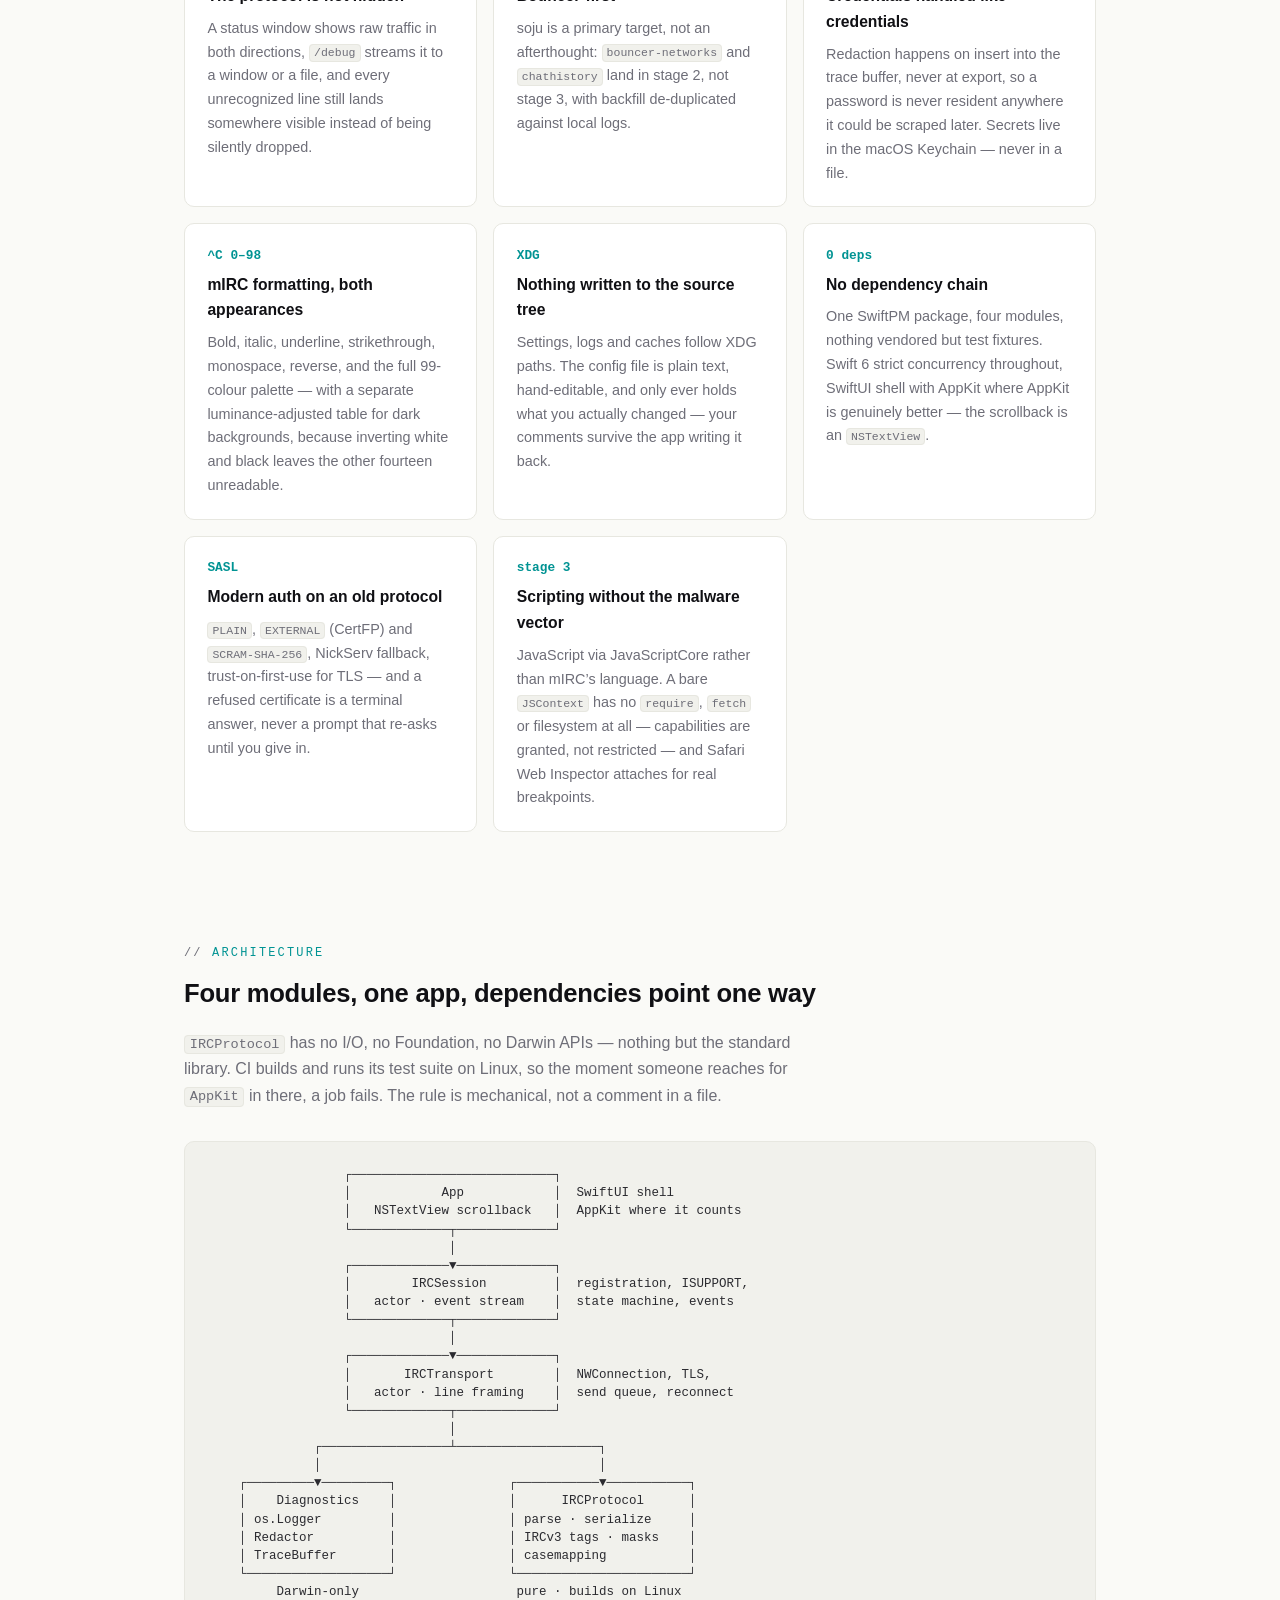
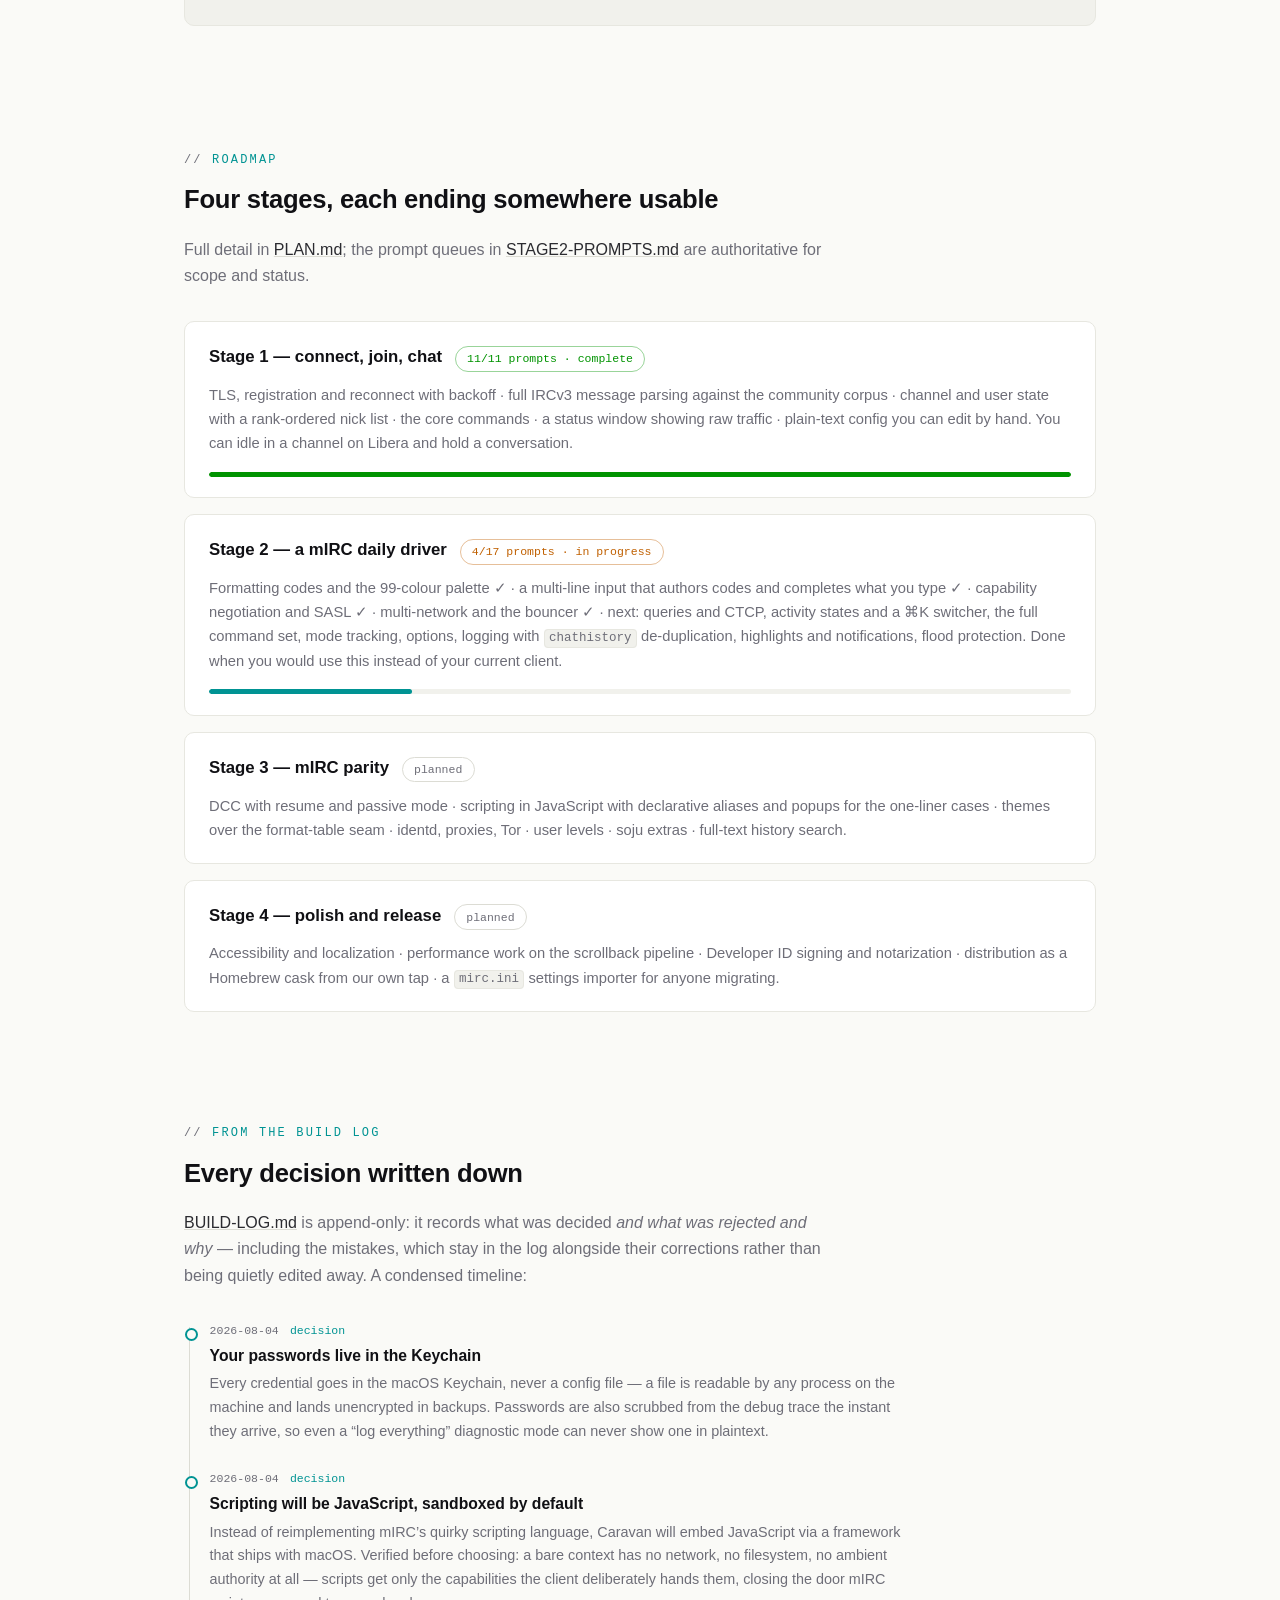
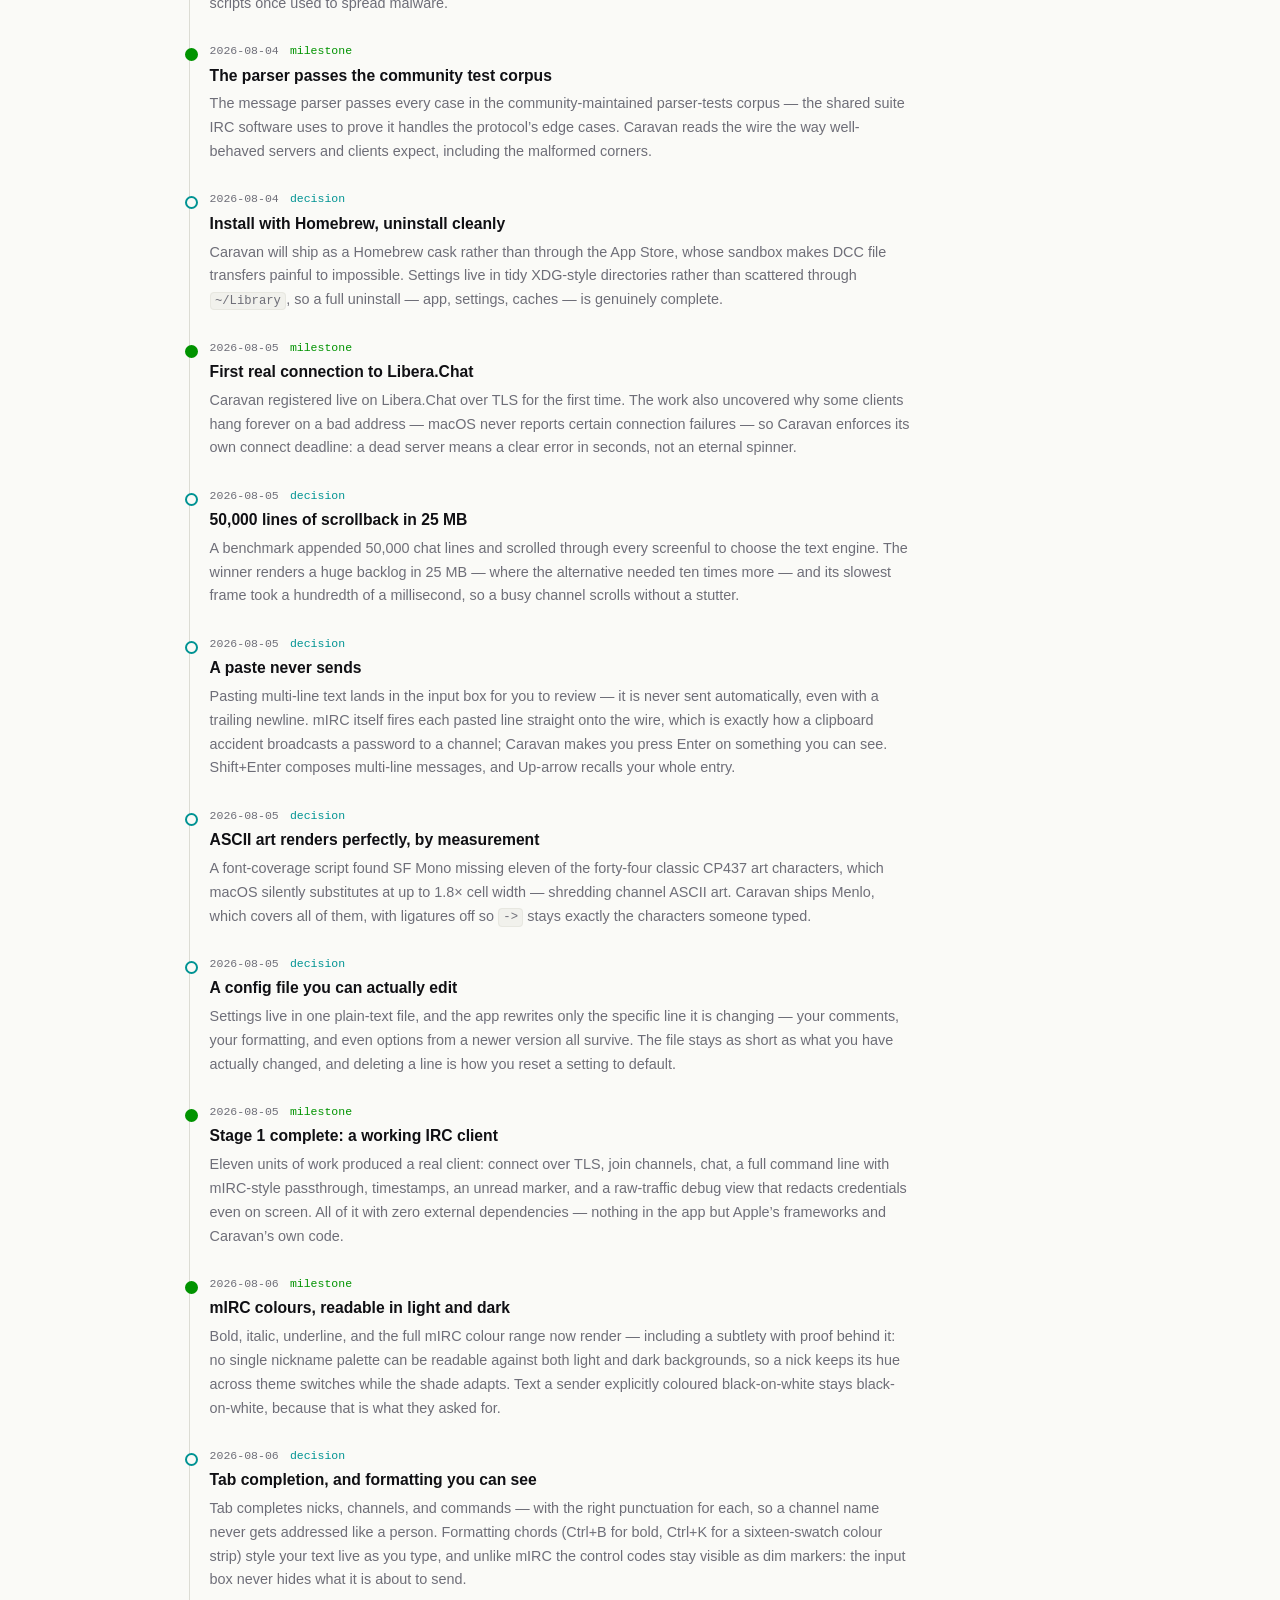
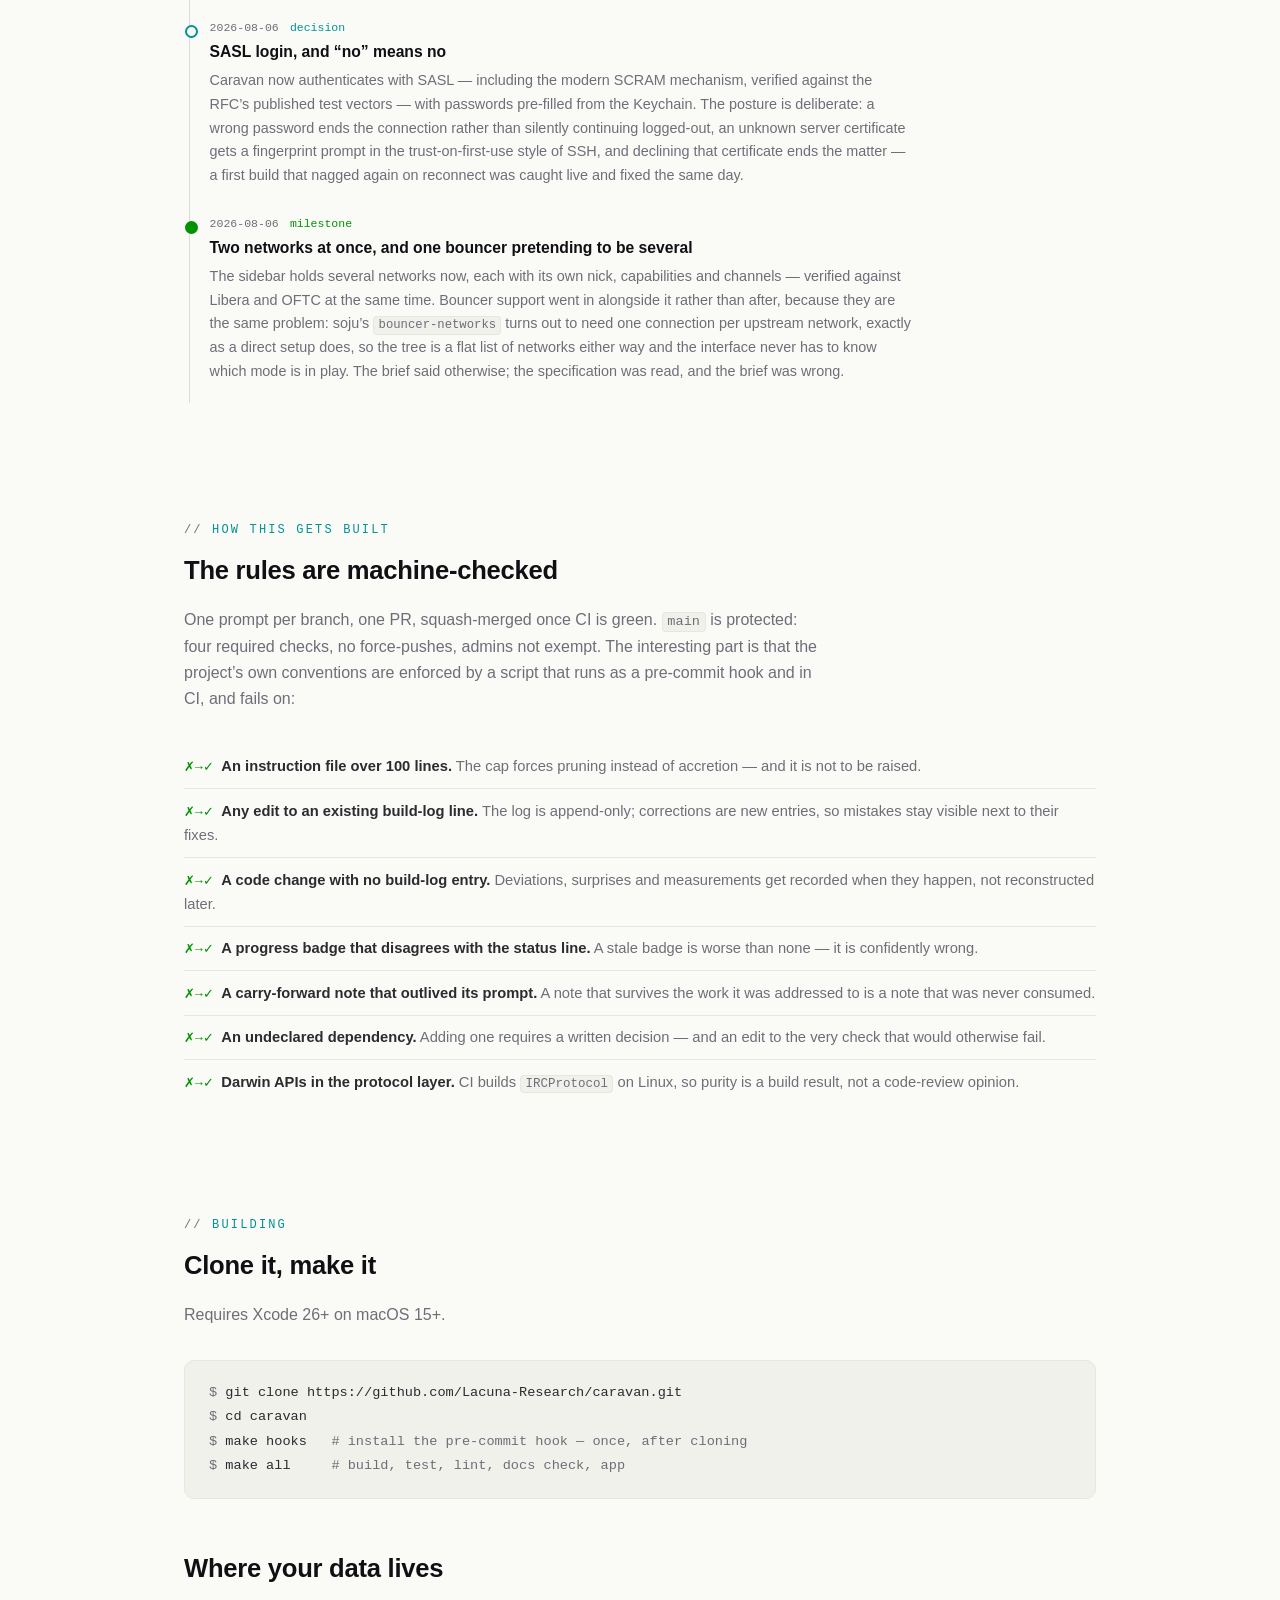
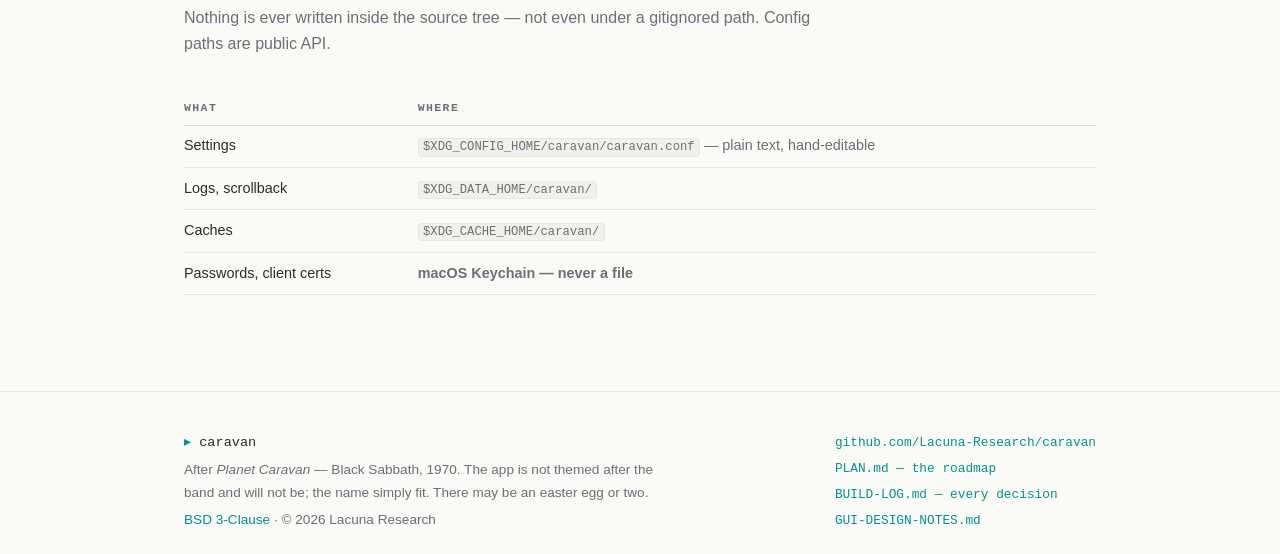
<file: docs/index.html>
<!DOCTYPE html>
<html lang="en">
<head>
<meta charset="utf-8">
<meta name="viewport" content="width=device-width, initial-scale=1">
<title>Caravan — a native macOS IRC client</title>
<meta name="description" content="A native macOS IRC client loosely inspired by the good ol' days of mIRC. Swift 6, strict concurrency, zero dependencies, every decision written down.">
<meta property="og:title" content="Caravan — a native macOS IRC client">
<meta property="og:description" content="mIRC got a great deal right in 1995 and most of it is still right. Caravan is that client, rebuilt natively for macOS.">
<meta property="og:type" content="website">
<link rel="icon" href="data:image/svg+xml,%3Csvg xmlns='http://www.w3.org/2000/svg' viewBox='0 0 32 32'%3E%3Crect width='32' height='32' rx='7' fill='%23101014'/%3E%3Ctext x='16' y='23' font-family='Menlo,monospace' font-size='19' font-weight='bold' fill='%233CC8C8' text-anchor='middle'%3E%E2%96%B8%3C/text%3E%3C/svg%3E">
<link rel="stylesheet" href="style.css">
</head>
<body>

<header class="nav">
  <div class="wrap">
    <a class="brand" href="#top">caravan</a>
    <a href="#features">features</a>
    <a href="#architecture">architecture</a>
    <a href="#roadmap">roadmap</a>
    <a href="#buildlog">build log</a>
    <a href="#building">building</a>
    <a class="gh" href="https://github.com/Lacuna-Research/caravan">source ↗</a>
  </div>
</header>

<main id="top">

<div class="hero wrap">
  <pre class="wordmark" aria-hidden="true">
 ██████╗ █████╗ ██████╗  █████╗ ██╗   ██╗ █████╗ ███╗   ██╗
██╔════╝██╔══██╗██╔══██╗██╔══██╗██║   ██║██╔══██╗████╗  ██║
██║     ███████║██████╔╝███████║██║   ██║███████║██╔██╗ ██║
██║     ██╔══██║██╔══██╗██╔══██║╚██╗ ██╔╝██╔══██║██║╚██╗██║
╚██████╗██║  ██║██║  ██║██║  ██║ ╚████╔╝ ██║  ██║██║ ╚████║
 ╚═════╝╚═╝  ╚═╝╚═╝  ╚═╝╚═╝  ╚═╝  ╚═══╝  ╚═╝  ╚═╝╚═╝  ╚═══╝</pre>

  <h1>A native macOS IRC client, loosely inspired by the good ol&rsquo; days of mIRC.</h1>
  <p class="sub">mIRC got a great deal right in 1995 and most of it is still right.
  This is that client, rebuilt natively for macOS — a client that treats IRC as a
  protocol rather than hiding it behind a chat metaphor.</p>

  <div class="chips">
    <span class="chip"><b>Swift 6</b> · strict concurrency</span>
    <span class="chip"><b>macOS 15+</b></span>
    <span class="chip"><b>0</b> dependencies</span>
    <span class="chip"><b>BSD</b> 3-Clause</span>
    <span class="chip">SwiftUI + AppKit</span>
  </div>

  <div class="cta">
    <a class="btn primary" href="https://github.com/Lacuna-Research/caravan">View on GitHub</a>
    <a class="btn" href="https://github.com/Lacuna-Research/caravan/blob/main/BUILD-LOG.md">Read the build log</a>
  </div>

  <!-- The full ^C 0–98 colour range, values lifted verbatim from
       Sources/IRCFormat/MIRCPalette.swift (0–15 from the dark-appearance table). -->
  <div class="palette-strip" title="The full mIRC ^C colour range, 0–98 — straight from MIRCPalette.swift" aria-hidden="true">
<i style="background:#FFFFFF"></i><i style="background:#D0D0D0"></i><i style="background:#5A7BFF"></i><i style="background:#3AD93A"></i><i style="background:#FF5C5C"></i><i style="background:#C46A4A"></i><i style="background:#D96AD9"></i><i style="background:#FFA53C"></i><i style="background:#FFF75C"></i><i style="background:#66FF66"></i><i style="background:#3CC8C8"></i><i style="background:#6AFFFF"></i><i style="background:#8AA5FF"></i><i style="background:#FF8AFF"></i><i style="background:#A0A0A0"></i><i style="background:#6E6E6E"></i><i style="background:#470000"></i><i style="background:#472100"></i><i style="background:#474700"></i><i style="background:#324700"></i><i style="background:#004700"></i><i style="background:#00472C"></i><i style="background:#004747"></i><i style="background:#002747"></i><i style="background:#000047"></i><i style="background:#2E0047"></i><i style="background:#470047"></i><i style="background:#47002A"></i><i style="background:#740000"></i><i style="background:#743A00"></i><i style="background:#747400"></i><i style="background:#517400"></i><i style="background:#007400"></i><i style="background:#007449"></i><i style="background:#007474"></i><i style="background:#004074"></i><i style="background:#000074"></i><i style="background:#4B0074"></i><i style="background:#740074"></i><i style="background:#740045"></i><i style="background:#B50000"></i><i style="background:#B56300"></i><i style="background:#B5B500"></i><i style="background:#7DB500"></i><i style="background:#00B500"></i><i style="background:#00B571"></i><i style="background:#00B5B5"></i><i style="background:#0063B5"></i><i style="background:#0000B5"></i><i style="background:#7500B5"></i><i style="background:#B500B5"></i><i style="background:#B5006B"></i><i style="background:#FF0000"></i><i style="background:#FF8C00"></i><i style="background:#FFFF00"></i><i style="background:#B2FF00"></i><i style="background:#00FF00"></i><i style="background:#00FFA0"></i><i style="background:#00FFFF"></i><i style="background:#008CFF"></i><i style="background:#0000FF"></i><i style="background:#A500FF"></i><i style="background:#FF00FF"></i><i style="background:#FF0098"></i><i style="background:#FF5959"></i><i style="background:#FFB459"></i><i style="background:#FFFF71"></i><i style="background:#CFFF60"></i><i style="background:#6FFF6F"></i><i style="background:#65FFC9"></i><i style="background:#6DFFFF"></i><i style="background:#59B4FF"></i><i style="background:#5959FF"></i><i style="background:#C459FF"></i><i style="background:#FF66FF"></i><i style="background:#FF59BC"></i><i style="background:#FF9C9C"></i><i style="background:#FFD39C"></i><i style="background:#FFFF9C"></i><i style="background:#E2FF9C"></i><i style="background:#9CFF9C"></i><i style="background:#9CFFDB"></i><i style="background:#9CFFFF"></i><i style="background:#9CD3FF"></i><i style="background:#9C9CFF"></i><i style="background:#DC9CFF"></i><i style="background:#FF9CFF"></i><i style="background:#FF94D3"></i><i style="background:#000000"></i><i style="background:#131313"></i><i style="background:#282828"></i><i style="background:#363636"></i><i style="background:#4D4D4D"></i><i style="background:#656565"></i><i style="background:#818181"></i><i style="background:#9F9F9F"></i><i style="background:#BCBCBC"></i><i style="background:#E2E2E2"></i><i style="background:#FFFFFF"></i>
  </div>
</div>

<section id="shape" class="wrap">
  <p class="kicker">the shape of it</p>
  <h2>A tree of windows you can actually navigate</h2>
  <p class="lede">Network tree, header band, nick list, and a scrollback view that holds
  a hundred thousand lines without complaint. A mockup, not a screenshot — the layout
  the client is building toward, faithful to the one in the
  <a href="https://github.com/Lacuna-Research/caravan#the-shape-of-it">README</a>.</p>

  <div class="window" role="img" aria-label="Mockup of the Caravan main window: a network tree on the left, a channel scrollback in the middle, a nick list on the right, and an input bar below.">
    <div class="titlebar">
      <span class="dot r"></span><span class="dot y"></span><span class="dot g"></span>
      <span class="title">Caravan</span>
    </div>
    <div class="client">
      <div class="tree">
        <div class="net">▾ Libera.Chat</div>
        <div class="sel">   #caravan</div>
        <div>   #swift</div>
        <div class="hl">   ▸ NickServ ●</div>
        <div>&nbsp;</div>
        <div class="net">▾ soju (bouncer)</div>
        <div class="act">   #ops</div>
        <div>   #dev</div>
      </div>
      <div class="main">
        <div class="headerband"><b>#caravan</b> — a native macOS IRC client · +nt · 5 users</div>
        <div class="scrollback">
          <div><span class="ts">[12:04:17]</span> <span class="join">*** Joins: alice (~a@example.net)</span></div>
          <div><span class="ts">[12:04:22]</span> &lt;<span class="nick n-bob">bob</span>&gt; parser passes the corpus</div>
          <div><span class="ts">[12:04:31]</span> &lt;<span class="nick n-alice">alice</span>&gt; all 66 cases?</div>
          <div><span class="ts">[12:04:36]</span> <span class="action">* bob nods</span></div>
          <div><span class="ts">[12:04:41]</span> <span class="notice">-NickServ- You are now identified for alice</span></div>
          <div><span class="ts">[12:05:02]</span> <span class="evt">*** eve is now known as evelyn</span></div>
          <div><span class="ts">[12:05:18]</span> &lt;<span class="nick n-alice">alice</span>&gt; formatting renders too: <span class="mirc-c4">red</span>, <span class="mirc-c7">orange</span>, <span class="mirc-c12">blue</span>, <span class="mirc-b">bold</span> — all 99 colours</div>
          <div><span class="ts">[12:05:24]</span> &lt;<span class="nick n-eve">evelyn</span>&gt; on both light and dark palettes, no less</div>
        </div>
        <div class="inputbar"><span class="target">[#caravan]</span><span>/msg alice thanks!<span class="caret">▊</span></span></div>
      </div>
      <div class="nicklist">
        <div class="op">@bob</div>
        <div class="voice">+evelyn</div>
        <div>alice</div>
        <div>ann</div>
        <div>joe</div>
      </div>
    </div>
  </div>
  <p class="caption">The window today: stage 1 shipped connect–join–chat with a status window
  and live wire trace; stage 2 is making it a daily driver.</p>
</section>

<section id="features" class="wrap">
  <p class="kicker">why another IRC client</p>
  <h2>IRC as a protocol, not a metaphor</h2>

  <div class="grid">
    <div class="card">
      <h3><span class="tag">/debug</span>The protocol is not hidden</h3>
      <p>A status window shows raw traffic in both directions, <code>/debug</code> streams
      it to a window or a file, and every unrecognized line still lands somewhere visible
      instead of being silently dropped.</p>
    </div>
    <div class="card">
      <h3><span class="tag">soju</span>Bouncer-first</h3>
      <p>soju is a primary target, not an afterthought: <code>bouncer-networks</code> and
      <code>chathistory</code> land in stage&nbsp;2, not stage&nbsp;3, with backfill
      de-duplicated against local logs.</p>
    </div>
    <div class="card">
      <h3><span class="tag">Keychain</span>Credentials handled like credentials</h3>
      <p>Redaction happens on insert into the trace buffer, never at export, so a password
      is never resident anywhere it could be scraped later. Secrets live in the macOS
      Keychain — never in a file.</p>
    </div>
    <div class="card">
      <h3><span class="tag">^C 0–98</span>mIRC formatting, both appearances</h3>
      <p>Bold, italic, underline, strikethrough, monospace, reverse, and the full 99-colour
      palette — with a separate luminance-adjusted table for dark backgrounds, because
      inverting white and black leaves the other fourteen unreadable.</p>
    </div>
    <div class="card">
      <h3><span class="tag">XDG</span>Nothing written to the source tree</h3>
      <p>Settings, logs and caches follow XDG paths. The config file is plain text,
      hand-editable, and only ever holds what you actually changed — your comments
      survive the app writing it back.</p>
    </div>
    <div class="card">
      <h3><span class="tag">0 deps</span>No dependency chain</h3>
      <p>One SwiftPM package, four modules, nothing vendored but test fixtures. Swift&nbsp;6
      strict concurrency throughout, SwiftUI shell with AppKit where AppKit is genuinely
      better — the scrollback is an <code>NSTextView</code>.</p>
    </div>
    <div class="card">
      <h3><span class="tag">SASL</span>Modern auth on an old protocol</h3>
      <p><code>PLAIN</code>, <code>EXTERNAL</code> (CertFP) and <code>SCRAM-SHA-256</code>,
      NickServ fallback, trust-on-first-use for TLS — and a refused certificate is a
      terminal answer, never a prompt that re-asks until you give in.</p>
    </div>
    <div class="card">
      <h3><span class="tag">stage 3</span>Scripting without the malware vector</h3>
      <p>JavaScript via JavaScriptCore rather than mIRC&rsquo;s language. A bare
      <code>JSContext</code> has no <code>require</code>, <code>fetch</code> or filesystem
      at all — capabilities are granted, not restricted — and Safari Web Inspector
      attaches for real breakpoints.</p>
    </div>
  </div>
</section>

<section id="architecture" class="wrap">
  <p class="kicker">architecture</p>
  <h2>Four modules, one app, dependencies point one way</h2>
  <p class="lede"><code>IRCProtocol</code> has no I/O, no Foundation, no Darwin APIs —
  nothing but the standard library. CI builds and runs its test suite on Linux, so the
  moment someone reaches for <code>AppKit</code> in there, a job fails. The rule is
  mechanical, not a comment in a file.</p>

  <pre class="diagram" aria-label="Architecture diagram: the App layer sits on IRCSession, which sits on IRCTransport, which rests on Diagnostics and IRCProtocol.">
                  ┌───────────────────────────┐
                  │            App            │  SwiftUI shell
                  │   NSTextView scrollback   │  AppKit where it counts
                  └─────────────┬─────────────┘
                                │
                  ┌─────────────▼─────────────┐
                  │        IRCSession         │  registration, ISUPPORT,
                  │   actor · event stream    │  state machine, events
                  └─────────────┬─────────────┘
                                │
                  ┌─────────────▼─────────────┐
                  │       IRCTransport        │  NWConnection, TLS,
                  │   actor · line framing    │  send queue, reconnect
                  └─────────────┬─────────────┘
                                │
              ┌─────────────────┴───────────────────┐
              │                                     │
    ┌─────────▼─────────┐               ┌───────────▼───────────┐
    │    Diagnostics    │               │      IRCProtocol      │
    │ os.Logger         │               │ parse · serialize     │
    │ Redactor          │               │ IRCv3 tags · masks    │
    │ TraceBuffer       │               │ casemapping           │
    └───────────────────┘               └───────────────────────┘
         Darwin-only                     pure · builds on Linux</pre>
</section>

<section id="roadmap" class="wrap">
  <p class="kicker">roadmap</p>
  <h2>Four stages, each ending somewhere usable</h2>
  <p class="lede">Full detail in
  <a href="https://github.com/Lacuna-Research/caravan/blob/main/PLAN.md">PLAN.md</a>;
  the prompt queues in
  <a href="https://github.com/Lacuna-Research/caravan/blob/main/STAGE2-PROMPTS.md">STAGE2-PROMPTS.md</a>
  are authoritative for scope and status.</p>

  <div class="stages">
    <div class="stage done-stage">
      <header>
        <h3>Stage 1 — connect, join, chat</h3>
        <span class="status done">11/11 prompts · complete</span>
      </header>
      <p>TLS, registration and reconnect with backoff · full IRCv3 message parsing against
      the community corpus · channel and user state with a rank-ordered nick list · the
      core commands · a status window showing raw traffic · plain-text config you can edit
      by hand. You can idle in a channel on Libera and hold a conversation.</p>
      <div class="meter"><i style="width:100%"></i></div>
    </div>

    <div class="stage">
      <header>
        <h3>Stage 2 — a mIRC daily driver</h3>
        <span class="status wip">4/17 prompts · in progress</span>
      </header>
      <p>Formatting codes and the 99-colour palette ✓ · a multi-line input that authors
      codes and completes what you type ✓ · capability negotiation and SASL ✓ ·
      multi-network and the bouncer ✓ · next: queries and CTCP, activity states and a ⌘K
      switcher, the full command set, mode tracking, options, logging with
      <code>chathistory</code> de-duplication, highlights and notifications, flood
      protection. Done when you would use this instead of your current client.</p>
      <div class="meter"><i style="width:23.5%"></i></div>
    </div>

    <div class="stage">
      <header>
        <h3>Stage 3 — mIRC parity</h3>
        <span class="status later">planned</span>
      </header>
      <p>DCC with resume and passive mode · scripting in JavaScript with declarative
      aliases and popups for the one-liner cases · themes over the format-table seam ·
      identd, proxies, Tor · user levels · soju extras · full-text history search.</p>
    </div>

    <div class="stage">
      <header>
        <h3>Stage 4 — polish and release</h3>
        <span class="status later">planned</span>
      </header>
      <p>Accessibility and localization · performance work on the scrollback pipeline ·
      Developer ID signing and notarization · distribution as a Homebrew cask from our
      own tap · a <code>mirc.ini</code> settings importer for anyone migrating.</p>
    </div>
  </div>
</section>

<section id="buildlog" class="wrap">
  <p class="kicker">from the build log</p>
  <h2>Every decision written down</h2>
  <p class="lede"><a href="https://github.com/Lacuna-Research/caravan/blob/main/BUILD-LOG.md">BUILD-LOG.md</a>
  is append-only: it records what was decided <em>and what was rejected and why</em> —
  including the mistakes, which stay in the log alongside their corrections rather than
  being quietly edited away. A condensed timeline:</p>

  <div class="timeline">
    <div class="entry decision">
      <div class="meta"><span>2026-08-04</span><span class="kind-decision">decision</span></div>
      <h3>Your passwords live in the Keychain</h3>
      <p>Every credential goes in the macOS Keychain, never a config file — a file is
      readable by any process on the machine and lands unencrypted in backups. Passwords
      are also scrubbed from the debug trace the instant they arrive, so even a
      &ldquo;log everything&rdquo; diagnostic mode can never show one in plaintext.</p>
    </div>
    <div class="entry decision">
      <div class="meta"><span>2026-08-04</span><span class="kind-decision">decision</span></div>
      <h3>Scripting will be JavaScript, sandboxed by default</h3>
      <p>Instead of reimplementing mIRC&rsquo;s quirky scripting language, Caravan will
      embed JavaScript via a framework that ships with macOS. Verified before choosing: a
      bare context has no network, no filesystem, no ambient authority at all — scripts get
      only the capabilities the client deliberately hands them, closing the door mIRC
      scripts once used to spread malware.</p>
    </div>
    <div class="entry milestone">
      <div class="meta"><span>2026-08-04</span><span class="kind-milestone">milestone</span></div>
      <h3>The parser passes the community test corpus</h3>
      <p>The message parser passes every case in the community-maintained parser-tests
      corpus — the shared suite IRC software uses to prove it handles the protocol&rsquo;s
      edge cases. Caravan reads the wire the way well-behaved servers and clients expect,
      including the malformed corners.</p>
    </div>
    <div class="entry decision">
      <div class="meta"><span>2026-08-04</span><span class="kind-decision">decision</span></div>
      <h3>Install with Homebrew, uninstall cleanly</h3>
      <p>Caravan will ship as a Homebrew cask rather than through the App Store, whose
      sandbox makes DCC file transfers painful to impossible. Settings live in tidy
      XDG-style directories rather than scattered through <code>~/Library</code>, so a
      full uninstall — app, settings, caches — is genuinely complete.</p>
    </div>
    <div class="entry milestone">
      <div class="meta"><span>2026-08-05</span><span class="kind-milestone">milestone</span></div>
      <h3>First real connection to Libera.Chat</h3>
      <p>Caravan registered live on Libera.Chat over TLS for the first time. The work also
      uncovered why some clients hang forever on a bad address — macOS never reports
      certain connection failures — so Caravan enforces its own connect deadline: a dead
      server means a clear error in seconds, not an eternal spinner.</p>
    </div>
    <div class="entry decision">
      <div class="meta"><span>2026-08-05</span><span class="kind-decision">decision</span></div>
      <h3>50,000 lines of scrollback in 25&nbsp;MB</h3>
      <p>A benchmark appended 50,000 chat lines and scrolled through every screenful to
      choose the text engine. The winner renders a huge backlog in 25&nbsp;MB — where the
      alternative needed ten times more — and its slowest frame took a hundredth of a
      millisecond, so a busy channel scrolls without a stutter.</p>
    </div>
    <div class="entry decision">
      <div class="meta"><span>2026-08-05</span><span class="kind-decision">decision</span></div>
      <h3>A paste never sends</h3>
      <p>Pasting multi-line text lands in the input box for you to review — it is never
      sent automatically, even with a trailing newline. mIRC itself fires each pasted line
      straight onto the wire, which is exactly how a clipboard accident broadcasts a
      password to a channel; Caravan makes you press Enter on something you can see.
      Shift+Enter composes multi-line messages, and Up-arrow recalls your whole entry.</p>
    </div>
    <div class="entry decision">
      <div class="meta"><span>2026-08-05</span><span class="kind-decision">decision</span></div>
      <h3>ASCII art renders perfectly, by measurement</h3>
      <p>A font-coverage script found SF&nbsp;Mono missing eleven of the forty-four classic
      CP437 art characters, which macOS silently substitutes at up to 1.8&times; cell
      width — shredding channel ASCII art. Caravan ships Menlo, which covers all of them,
      with ligatures off so <code>-&gt;</code> stays exactly the characters someone typed.</p>
    </div>
    <div class="entry decision">
      <div class="meta"><span>2026-08-05</span><span class="kind-decision">decision</span></div>
      <h3>A config file you can actually edit</h3>
      <p>Settings live in one plain-text file, and the app rewrites only the specific line
      it is changing — your comments, your formatting, and even options from a newer
      version all survive. The file stays as short as what you have actually changed, and
      deleting a line is how you reset a setting to default.</p>
    </div>
    <div class="entry milestone">
      <div class="meta"><span>2026-08-05</span><span class="kind-milestone">milestone</span></div>
      <h3>Stage 1 complete: a working IRC client</h3>
      <p>Eleven units of work produced a real client: connect over TLS, join channels,
      chat, a full command line with mIRC-style passthrough, timestamps, an unread marker,
      and a raw-traffic debug view that redacts credentials even on screen. All of it with
      zero external dependencies — nothing in the app but Apple&rsquo;s frameworks and
      Caravan&rsquo;s own code.</p>
    </div>
    <div class="entry milestone">
      <div class="meta"><span>2026-08-06</span><span class="kind-milestone">milestone</span></div>
      <h3>mIRC colours, readable in light and dark</h3>
      <p>Bold, italic, underline, and the full mIRC colour range now render — including a
      subtlety with proof behind it: no single nickname palette can be readable against
      both light and dark backgrounds, so a nick keeps its hue across theme switches while
      the shade adapts. Text a sender explicitly coloured black-on-white stays
      black-on-white, because that is what they asked for.</p>
    </div>
    <div class="entry decision">
      <div class="meta"><span>2026-08-06</span><span class="kind-decision">decision</span></div>
      <h3>Tab completion, and formatting you can see</h3>
      <p>Tab completes nicks, channels, and commands — with the right punctuation for each,
      so a channel name never gets addressed like a person. Formatting chords (Ctrl+B for
      bold, Ctrl+K for a sixteen-swatch colour strip) style your text live as you type, and
      unlike mIRC the control codes stay visible as dim markers: the input box never hides
      what it is about to send.</p>
    </div>
    <div class="entry decision">
      <div class="meta"><span>2026-08-06</span><span class="kind-decision">decision</span></div>
      <h3>SASL login, and &ldquo;no&rdquo; means no</h3>
      <p>Caravan now authenticates with SASL — including the modern SCRAM mechanism,
      verified against the RFC&rsquo;s published test vectors — with passwords pre-filled
      from the Keychain. The posture is deliberate: a wrong password ends the connection
      rather than silently continuing logged-out, an unknown server certificate gets a
      fingerprint prompt in the trust-on-first-use style of SSH, and declining that
      certificate ends the matter — a first build that nagged again on reconnect was
      caught live and fixed the same day.</p>
    </div>
    <div class="entry milestone">
      <div class="meta"><span>2026-08-06</span><span class="kind-milestone">milestone</span></div>
      <h3>Two networks at once, and one bouncer pretending to be several</h3>
      <p>The sidebar holds several networks now, each with its own nick, capabilities and
      channels — verified against Libera and OFTC at the same time. Bouncer support went in
      alongside it rather than after, because they are the same problem: soju&rsquo;s
      <code>bouncer-networks</code> turns out to need one connection per upstream network,
      exactly as a direct setup does, so the tree is a flat list of networks either way and
      the interface never has to know which mode is in play. The brief said otherwise; the
      specification was read, and the brief was wrong.</p>
    </div>
  </div>
</section>

<section id="discipline" class="wrap">
  <p class="kicker">how this gets built</p>
  <h2>The rules are machine-checked</h2>
  <p class="lede">One prompt per branch, one PR, squash-merged once CI is green.
  <code>main</code> is protected: four required checks, no force-pushes, admins not
  exempt. The interesting part is that the project&rsquo;s own conventions are enforced by
  a script that runs as a pre-commit hook and in CI, and fails on:</p>

  <ul class="rules">
    <li><b>An instruction file over 100 lines.</b> The cap forces pruning instead of accretion — and it is not to be raised.</li>
    <li><b>Any edit to an existing build-log line.</b> The log is append-only; corrections are new entries, so mistakes stay visible next to their fixes.</li>
    <li><b>A code change with no build-log entry.</b> Deviations, surprises and measurements get recorded when they happen, not reconstructed later.</li>
    <li><b>A progress badge that disagrees with the status line.</b> A stale badge is worse than none — it is confidently wrong.</li>
    <li><b>A carry-forward note that outlived its prompt.</b> A note that survives the work it was addressed to is a note that was never consumed.</li>
    <li><b>An undeclared dependency.</b> Adding one requires a written decision — and an edit to the very check that would otherwise fail.</li>
    <li><b>Darwin APIs in the protocol layer.</b> CI builds <code>IRCProtocol</code> on Linux, so purity is a build result, not a code-review opinion.</li>
  </ul>
</section>

<section id="building" class="wrap">
  <p class="kicker">building</p>
  <h2>Clone it, make it</h2>
  <p class="lede">Requires Xcode 26+ on macOS 15+.</p>

  <pre class="shell"><span class="p">$ </span>git clone https://github.com/Lacuna-Research/caravan.git
<span class="p">$ </span>cd caravan
<span class="p">$ </span>make hooks   <span class="c"># install the pre-commit hook — once, after cloning</span>
<span class="p">$ </span>make all     <span class="c"># build, test, lint, docs check, app</span></pre>

  <h2 style="margin-top:3rem">Where your data lives</h2>
  <p class="lede">Nothing is ever written inside the source tree — not even under a
  gitignored path. Config paths are public API.</p>

  <table class="datatable">
    <tr><th>What</th><th>Where</th></tr>
    <tr><td>Settings</td><td><code>$XDG_CONFIG_HOME/caravan/caravan.conf</code> — plain text, hand-editable</td></tr>
    <tr><td>Logs, scrollback</td><td><code>$XDG_DATA_HOME/caravan/</code></td></tr>
    <tr><td>Caches</td><td><code>$XDG_CACHE_HOME/caravan/</code></td></tr>
    <tr><td>Passwords, client certs</td><td><b>macOS Keychain — never a file</b></td></tr>
  </table>
</section>

</main>

<footer>
  <div class="wrap">
    <div>
      <div class="name">caravan</div>
      <p>After <em>Planet Caravan</em> — Black Sabbath, 1970. The app is not themed after
      the band and will not be; the name simply fit. There may be an easter egg or two.</p>
      <p><a href="https://github.com/Lacuna-Research/caravan/blob/main/LICENSE">BSD 3-Clause</a>
      · © 2026 Lacuna Research</p>
    </div>
    <nav>
      <a href="https://github.com/Lacuna-Research/caravan">github.com/Lacuna-Research/caravan</a>
      <a href="https://github.com/Lacuna-Research/caravan/blob/main/PLAN.md">PLAN.md — the roadmap</a>
      <a href="https://github.com/Lacuna-Research/caravan/blob/main/BUILD-LOG.md">BUILD-LOG.md — every decision</a>
      <a href="https://github.com/Lacuna-Research/caravan/blob/main/GUI-DESIGN-NOTES.md">GUI-DESIGN-NOTES.md</a>
    </nav>
  </div>
</footer>

</body>
</html>
</file>
<file: style.css>
/* Caravan website. No build step, no JavaScript, no dependencies —
   the same rules the client is built under.

   Two palettes, not one inverted: the accents are drawn from the client's own
   MIRCPalette.swift — the dark-appearance table for the dark site, mIRC's own
   light table for the light site — so the site shares the app's colour system
   rather than inventing one. */

:root {
  color-scheme: dark light;

  /* dark appearance (default) */
  --bg: #101014;
  --bg-raised: #16161d;
  --bg-inset: #0b0b0f;
  --border: #26262f;
  --border-soft: #1d1d25;
  --text: #d6d6dc;
  --text-bright: #f2f2f5;
  --text-dim: #8b8b96;
  --accent: #3cc8c8;      /* MIRCPalette.dark[10], cyan */
  --accent-2: #ffa53c;    /* MIRCPalette.dark[7], orange */
  --green: #3ad93a;       /* MIRCPalette.dark[3] */
  --red: #ff5c5c;         /* MIRCPalette.dark[4] */
  --blue: #8aa5ff;        /* MIRCPalette.dark[12] */
  --pink: #ff8aff;        /* MIRCPalette.dark[13] */
  --magenta: #d96ad9;     /* MIRCPalette.dark[6] */
  --mono: ui-monospace, "SF Mono", SFMono-Regular, Menlo, Consolas, monospace;
  --sans: -apple-system, BlinkMacSystemFont, "SF Pro Text", "Segoe UI",
          Helvetica, Arial, sans-serif;
}

@media (prefers-color-scheme: light) {
  :root {
    --bg: #fafaf7;
    --bg-raised: #ffffff;
    --bg-inset: #f1f1ec;
    --border: #dcdcd4;
    --border-soft: #e7e7e0;
    --text: #2b2b30;
    --text-bright: #101014;
    --text-dim: #6e6e78;
    --accent: #009393;    /* MIRCPalette.light[10] */
    --accent-2: #c06000;
    --green: #009300;     /* MIRCPalette.light[3] */
    --red: #d40000;
    --blue: #2a48c8;
    --pink: #b8009c;
    --magenta: #9c009c;
  }
}

* { box-sizing: border-box; }

html { scroll-behavior: smooth; scroll-padding-top: 4.5rem; }

body {
  margin: 0;
  background: var(--bg);
  color: var(--text);
  font-family: var(--sans);
  font-size: 16px;
  line-height: 1.65;
  -webkit-font-smoothing: antialiased;
}

a { color: var(--accent); text-decoration: none; }
a:hover { text-decoration: underline; }

code, pre, kbd { font-family: var(--mono); }

code {
  background: var(--bg-inset);
  border: 1px solid var(--border-soft);
  border-radius: 4px;
  padding: 0.1em 0.35em;
  font-size: 0.85em;
}

.wrap { max-width: 960px; margin: 0 auto; padding: 0 1.5rem; }

/* ---- nav ---- */

.nav {
  position: sticky;
  top: 0;
  z-index: 10;
  background: color-mix(in srgb, var(--bg) 88%, transparent);
  backdrop-filter: blur(12px);
  -webkit-backdrop-filter: blur(12px);
  border-bottom: 1px solid var(--border-soft);
}

.nav .wrap {
  display: flex;
  align-items: baseline;
  gap: 1.4rem;
  padding-top: 0.8rem;
  padding-bottom: 0.8rem;
  font-family: var(--mono);
  font-size: 0.82rem;
}

.nav .brand {
  color: var(--text-bright);
  font-weight: 700;
  letter-spacing: 0.06em;
}
.nav .brand::before { content: "▸ "; color: var(--accent); }

.nav a { color: var(--text-dim); }
.nav a:hover { color: var(--text-bright); text-decoration: none; }
.nav .brand:hover { color: var(--text-bright); }
.nav .gh { margin-left: auto; color: var(--accent); }

@media (max-width: 720px) {
  .nav a:not(.brand):not(.gh) { display: none; }
}

/* ---- hero ---- */

.hero { padding: 5rem 0 3rem; text-align: center; }

.hero pre.wordmark {
  display: inline-block;
  text-align: left;
  font-size: clamp(5px, 1.6vw, 13px);
  line-height: 1.25;
  color: var(--accent);
  text-shadow: 0 0 24px color-mix(in srgb, var(--accent) 35%, transparent);
  margin: 0 0 1.4rem;
  user-select: none;
}

.hero h1 {
  font-size: 1.5rem;
  font-weight: 600;
  color: var(--text-bright);
  margin: 0 0 0.6rem;
  letter-spacing: -0.01em;
}

.hero .sub {
  color: var(--text-dim);
  max-width: 34rem;
  margin: 0 auto 1.8rem;
}

.chips {
  display: flex;
  flex-wrap: wrap;
  justify-content: center;
  gap: 0.5rem;
  margin-bottom: 2rem;
  font-family: var(--mono);
  font-size: 0.75rem;
}

.chip {
  border: 1px solid var(--border);
  border-radius: 99px;
  padding: 0.25rem 0.75rem;
  color: var(--text-dim);
  background: var(--bg-raised);
}
.chip b { color: var(--text); font-weight: 600; }

.cta { display: flex; justify-content: center; gap: 0.8rem; flex-wrap: wrap; }

.btn {
  font-family: var(--mono);
  font-size: 0.85rem;
  padding: 0.6rem 1.3rem;
  border-radius: 8px;
  border: 1px solid var(--border);
  color: var(--text);
  background: var(--bg-raised);
  transition: border-color 0.15s ease, transform 0.15s ease;
}
.btn:hover { text-decoration: none; border-color: var(--accent); transform: translateY(-1px); }
.btn.primary {
  background: var(--accent);
  border-color: var(--accent);
  color: var(--bg);
  font-weight: 700;
}

/* the full ^C 0–98 palette, straight out of MIRCPalette.swift */
.palette-strip {
  display: flex;
  height: 8px;
  margin: 3.5rem auto 0;
  max-width: 960px;
  border-radius: 4px;
  overflow: hidden;
}
.palette-strip i { flex: 1; }

/* ---- sections ---- */

/* section.wrap, not bare section: .wrap's own padding rule outranks an
   element selector and would zero the vertical padding entirely */
section.wrap { padding: 6rem 1.5rem 1rem; }

.kicker {
  font-family: var(--mono);
  font-size: 0.75rem;
  letter-spacing: 0.18em;
  text-transform: uppercase;
  color: var(--accent);
  margin: 0 0 0.5rem;
}
.kicker::before { content: "// "; color: var(--text-dim); }

section h2 {
  font-size: 1.6rem;
  font-weight: 650;
  color: var(--text-bright);
  letter-spacing: -0.01em;
  margin: 0 0 1rem;
}

.lede { color: var(--text-dim); max-width: 40rem; margin-bottom: 2rem; }
.lede a { color: var(--text); text-decoration: underline; text-decoration-color: var(--border); }
.lede a:hover { text-decoration-color: var(--accent); }

/* ---- the mockup window ---- */

.window {
  background: var(--bg-raised);
  border: 1px solid var(--border);
  border-radius: 12px;
  box-shadow: 0 24px 60px -20px rgba(0, 0, 0, 0.55);
  overflow: hidden;
  font-family: var(--mono);
  font-size: 0.78rem;
  line-height: 1.6;
}

.titlebar {
  display: flex;
  align-items: center;
  gap: 0.5rem;
  padding: 0.55rem 0.9rem;
  border-bottom: 1px solid var(--border-soft);
  background: var(--bg-inset);
}
.titlebar .dot { width: 11px; height: 11px; border-radius: 50%; }
.dot.r { background: #ff5f57; } .dot.y { background: #febc2e; } .dot.g { background: #28c840; }
.titlebar .title {
  flex: 1;
  text-align: center;
  color: var(--text-dim);
  font-size: 0.75rem;
  /* keep the title truly centred despite the traffic lights */
  margin-right: 43px;
}

.client { display: grid; grid-template-columns: 170px 1fr 92px; min-height: 330px; }

.tree {
  border-right: 1px solid var(--border-soft);
  padding: 0.7rem 0;
  background: var(--bg-inset);
  color: var(--text-dim);
}
.tree div { padding: 0.12rem 0.9rem; white-space: pre; }
.tree .net { color: var(--text); font-weight: 600; }
.tree .sel {
  background: color-mix(in srgb, var(--accent) 16%, transparent);
  color: var(--text-bright);
  border-left: 2px solid var(--accent);
  padding-left: calc(0.9rem - 2px);
}
.tree .hl { color: var(--accent-2); }
.tree .act { color: var(--blue); }

.main { display: flex; flex-direction: column; min-width: 0; }

.headerband {
  padding: 0.45rem 0.9rem;
  border-bottom: 1px solid var(--border-soft);
  color: var(--text-dim);
}
.headerband b { color: var(--text); }

.scrollback { flex: 1; padding: 0.6rem 0.9rem; overflow: hidden; }
.scrollback div { white-space: pre-wrap; }
.ts { color: var(--text-dim); opacity: 0.7; }
.nick { font-weight: 600; }
.n-alice { color: var(--pink); }
.n-bob { color: var(--blue); }
.n-eve { color: var(--green); }
.join { color: var(--green); }
.evt { color: var(--accent); }
.notice { color: var(--magenta); }
.action { color: var(--magenta); font-style: italic; }
.mirc-b { font-weight: 700; }
.mirc-c4 { color: var(--red); }
.mirc-c7 { color: var(--accent-2); }
.mirc-c12 { color: var(--blue); }

.nicklist {
  border-left: 1px solid var(--border-soft);
  padding: 0.7rem 0;
  background: var(--bg-inset);
  color: var(--text-dim);
}
.nicklist div { padding: 0.12rem 0.8rem; }
.nicklist .op { color: var(--accent-2); }
.nicklist .voice { color: var(--green); }

.inputbar {
  display: flex;
  gap: 0.6rem;
  padding: 0.5rem 0.9rem;
  border-top: 1px solid var(--border-soft);
  background: var(--bg-inset);
}
.inputbar .target { color: var(--accent); }
.inputbar .caret { color: var(--text-bright); animation: blink 1.1s step-end infinite; }

@keyframes blink { 50% { opacity: 0; } }
@media (prefers-reduced-motion: reduce) { .inputbar .caret { animation: none; } }

@media (max-width: 720px) {
  .client { grid-template-columns: 1fr; }
  .tree, .nicklist { display: none; }
}

.caption {
  font-size: 0.82rem;
  color: var(--text-dim);
  text-align: center;
  margin-top: 1rem;
}

/* ---- feature grid ---- */

.grid {
  display: grid;
  grid-template-columns: repeat(auto-fit, minmax(270px, 1fr));
  gap: 1rem;
}

.card {
  background: var(--bg-raised);
  border: 1px solid var(--border-soft);
  border-radius: 10px;
  padding: 1.3rem 1.4rem;
}

.card h3 {
  margin: 0 0 0.5rem;
  font-size: 0.98rem;
  color: var(--text-bright);
  font-weight: 650;
}
.card h3 .tag {
  font-family: var(--mono);
  color: var(--accent);
  font-size: 0.8rem;
  display: block;
  margin-bottom: 0.35rem;
}
.card p { margin: 0; font-size: 0.9rem; color: var(--text-dim); }
.card p code { font-size: 0.8em; }

/* ---- architecture ---- */

pre.diagram {
  background: var(--bg-inset);
  border: 1px solid var(--border-soft);
  border-radius: 10px;
  padding: 1.5rem;
  overflow-x: auto;
  font-size: clamp(8px, 1.5vw, 12.5px);
  line-height: 1.45;
  color: var(--text);
}

/* ---- roadmap ---- */

.stages { display: flex; flex-direction: column; gap: 1rem; }

.stage {
  background: var(--bg-raised);
  border: 1px solid var(--border-soft);
  border-radius: 10px;
  padding: 1.3rem 1.5rem;
}

.stage header { display: flex; align-items: baseline; gap: 0.8rem; flex-wrap: wrap; }

.stage h3 { margin: 0; font-size: 1.05rem; color: var(--text-bright); }

.status {
  font-family: var(--mono);
  font-size: 0.72rem;
  border-radius: 99px;
  padding: 0.15rem 0.7rem;
  border: 1px solid var(--border);
}
.status.done { color: var(--green); border-color: color-mix(in srgb, var(--green) 40%, transparent); }
.status.wip { color: var(--accent-2); border-color: color-mix(in srgb, var(--accent-2) 40%, transparent); }
.status.later { color: var(--text-dim); }

.stage p { color: var(--text-dim); font-size: 0.92rem; margin: 0.7rem 0 0; }

.meter {
  height: 5px;
  border-radius: 3px;
  background: var(--bg-inset);
  margin-top: 1rem;
  overflow: hidden;
}
.meter i { display: block; height: 100%; border-radius: 3px; background: var(--accent); }
.stage.done-stage .meter i { background: var(--green); }

/* ---- build log timeline ---- */

.timeline { position: relative; padding-left: 1.6rem; }
.timeline::before {
  content: "";
  position: absolute;
  left: 5px;
  top: 6px;
  bottom: 6px;
  width: 1px;
  background: var(--border);
}

.entry { position: relative; padding-bottom: 1.6rem; }
.entry::before {
  content: "";
  position: absolute;
  left: calc(-1.6rem + 1px);
  top: 7px;
  width: 9px;
  height: 9px;
  border-radius: 50%;
  background: var(--bg);
  border: 2px solid var(--text-dim);
}
.entry.decision::before { border-color: var(--accent); }
.entry.milestone::before { border-color: var(--green); background: var(--green); }
.entry.surprise::before { border-color: var(--accent-2); }

.entry .meta {
  font-family: var(--mono);
  font-size: 0.72rem;
  color: var(--text-dim);
  display: flex;
  gap: 0.7rem;
  margin-bottom: 0.15rem;
}
.entry .meta .kind-decision { color: var(--accent); }
.entry .meta .kind-milestone { color: var(--green); }
.entry .meta .kind-surprise { color: var(--accent-2); }

.entry h3 { margin: 0 0 0.25rem; font-size: 0.98rem; color: var(--text-bright); font-weight: 650; }
.entry p { margin: 0; font-size: 0.9rem; color: var(--text-dim); max-width: 44rem; }

/* ---- discipline ---- */

.rules { list-style: none; margin: 0; padding: 0; }
.rules li {
  padding: 0.6rem 0;
  border-bottom: 1px solid var(--border-soft);
  font-size: 0.92rem;
  color: var(--text-dim);
}
.rules li:last-child { border-bottom: none; }
.rules li::before { content: "✗→✓  "; font-family: var(--mono); color: var(--green); font-size: 0.8rem; }
.rules b { color: var(--text); font-weight: 600; }

/* ---- build it ---- */

pre.shell {
  background: var(--bg-inset);
  border: 1px solid var(--border-soft);
  border-radius: 10px;
  padding: 1.2rem 1.5rem;
  overflow-x: auto;
  font-size: 0.85rem;
  line-height: 1.8;
}
pre.shell .p { color: var(--text-dim); user-select: none; }
pre.shell .c { color: var(--text-dim); }

.datatable { width: 100%; border-collapse: collapse; font-size: 0.9rem; margin-top: 1rem; }
.datatable th {
  text-align: left;
  font-family: var(--mono);
  font-size: 0.72rem;
  text-transform: uppercase;
  letter-spacing: 0.12em;
  color: var(--text-dim);
  padding: 0.5rem 1rem 0.5rem 0;
  border-bottom: 1px solid var(--border);
}
.datatable td {
  padding: 0.55rem 1rem 0.55rem 0;
  border-bottom: 1px solid var(--border-soft);
  color: var(--text-dim);
}
.datatable td:first-child { color: var(--text); }
.datatable code { white-space: nowrap; }

/* ---- footer ---- */

footer {
  margin-top: 5rem;
  border-top: 1px solid var(--border-soft);
  padding: 2.5rem 0 3rem;
  font-size: 0.85rem;
  color: var(--text-dim);
}
footer .wrap { display: flex; justify-content: space-between; gap: 2rem; flex-wrap: wrap; }
footer .name { font-family: var(--mono); color: var(--text); }
footer .name::before { content: "▸ "; color: var(--accent); }
footer p { margin: 0.3rem 0 0; max-width: 30rem; }
footer nav { display: flex; flex-direction: column; gap: 0.3rem; font-family: var(--mono); font-size: 0.8rem; }
</file>
<file: docs/style.css>
/* Caravan website. No build step, no JavaScript, no dependencies —
   the same rules the client is built under.

   Two palettes, not one inverted: the accents are drawn from the client's own
   MIRCPalette.swift — the dark-appearance table for the dark site, mIRC's own
   light table for the light site — so the site shares the app's colour system
   rather than inventing one. */

:root {
  color-scheme: dark light;

  /* dark appearance (default) */
  --bg: #101014;
  --bg-raised: #16161d;
  --bg-inset: #0b0b0f;
  --border: #26262f;
  --border-soft: #1d1d25;
  --text: #d6d6dc;
  --text-bright: #f2f2f5;
  --text-dim: #8b8b96;
  --accent: #3cc8c8;      /* MIRCPalette.dark[10], cyan */
  --accent-2: #ffa53c;    /* MIRCPalette.dark[7], orange */
  --green: #3ad93a;       /* MIRCPalette.dark[3] */
  --red: #ff5c5c;         /* MIRCPalette.dark[4] */
  --blue: #8aa5ff;        /* MIRCPalette.dark[12] */
  --pink: #ff8aff;        /* MIRCPalette.dark[13] */
  --magenta: #d96ad9;     /* MIRCPalette.dark[6] */
  --mono: ui-monospace, "SF Mono", SFMono-Regular, Menlo, Consolas, monospace;
  --sans: -apple-system, BlinkMacSystemFont, "SF Pro Text", "Segoe UI",
          Helvetica, Arial, sans-serif;
}

@media (prefers-color-scheme: light) {
  :root {
    --bg: #fafaf7;
    --bg-raised: #ffffff;
    --bg-inset: #f1f1ec;
    --border: #dcdcd4;
    --border-soft: #e7e7e0;
    --text: #2b2b30;
    --text-bright: #101014;
    --text-dim: #6e6e78;
    --accent: #009393;    /* MIRCPalette.light[10] */
    --accent-2: #c06000;
    --green: #009300;     /* MIRCPalette.light[3] */
    --red: #d40000;
    --blue: #2a48c8;
    --pink: #b8009c;
    --magenta: #9c009c;
  }
}

* { box-sizing: border-box; }

html { scroll-behavior: smooth; scroll-padding-top: 4.5rem; }

body {
  margin: 0;
  background: var(--bg);
  color: var(--text);
  font-family: var(--sans);
  font-size: 16px;
  line-height: 1.65;
  -webkit-font-smoothing: antialiased;
}

a { color: var(--accent); text-decoration: none; }
a:hover { text-decoration: underline; }

code, pre, kbd { font-family: var(--mono); }

code {
  background: var(--bg-inset);
  border: 1px solid var(--border-soft);
  border-radius: 4px;
  padding: 0.1em 0.35em;
  font-size: 0.85em;
}

.wrap { max-width: 960px; margin: 0 auto; padding: 0 1.5rem; }

/* ---- nav ---- */

.nav {
  position: sticky;
  top: 0;
  z-index: 10;
  background: color-mix(in srgb, var(--bg) 88%, transparent);
  backdrop-filter: blur(12px);
  -webkit-backdrop-filter: blur(12px);
  border-bottom: 1px solid var(--border-soft);
}

.nav .wrap {
  display: flex;
  align-items: baseline;
  gap: 1.4rem;
  padding-top: 0.8rem;
  padding-bottom: 0.8rem;
  font-family: var(--mono);
  font-size: 0.82rem;
}

.nav .brand {
  color: var(--text-bright);
  font-weight: 700;
  letter-spacing: 0.06em;
}
.nav .brand::before { content: "▸ "; color: var(--accent); }

.nav a { color: var(--text-dim); }
.nav a:hover { color: var(--text-bright); text-decoration: none; }
.nav .brand:hover { color: var(--text-bright); }
.nav .gh { margin-left: auto; color: var(--accent); }

@media (max-width: 720px) {
  .nav a:not(.brand):not(.gh) { display: none; }
}

/* ---- hero ---- */

.hero { padding: 5rem 0 3rem; text-align: center; }

.hero pre.wordmark {
  display: inline-block;
  text-align: left;
  font-size: clamp(5px, 1.6vw, 13px);
  line-height: 1.25;
  color: var(--accent);
  text-shadow: 0 0 24px color-mix(in srgb, var(--accent) 35%, transparent);
  margin: 0 0 1.4rem;
  user-select: none;
}

.hero h1 {
  font-size: 1.5rem;
  font-weight: 600;
  color: var(--text-bright);
  margin: 0 0 0.6rem;
  letter-spacing: -0.01em;
}

.hero .sub {
  color: var(--text-dim);
  max-width: 34rem;
  margin: 0 auto 1.8rem;
}

.chips {
  display: flex;
  flex-wrap: wrap;
  justify-content: center;
  gap: 0.5rem;
  margin-bottom: 2rem;
  font-family: var(--mono);
  font-size: 0.75rem;
}

.chip {
  border: 1px solid var(--border);
  border-radius: 99px;
  padding: 0.25rem 0.75rem;
  color: var(--text-dim);
  background: var(--bg-raised);
}
.chip b { color: var(--text); font-weight: 600; }

.cta { display: flex; justify-content: center; gap: 0.8rem; flex-wrap: wrap; }

.btn {
  font-family: var(--mono);
  font-size: 0.85rem;
  padding: 0.6rem 1.3rem;
  border-radius: 8px;
  border: 1px solid var(--border);
  color: var(--text);
  background: var(--bg-raised);
  transition: border-color 0.15s ease, transform 0.15s ease;
}
.btn:hover { text-decoration: none; border-color: var(--accent); transform: translateY(-1px); }
.btn.primary {
  background: var(--accent);
  border-color: var(--accent);
  color: var(--bg);
  font-weight: 700;
}

/* the full ^C 0–98 palette, straight out of MIRCPalette.swift */
.palette-strip {
  display: flex;
  height: 8px;
  margin: 3.5rem auto 0;
  max-width: 960px;
  border-radius: 4px;
  overflow: hidden;
}
.palette-strip i { flex: 1; }

/* ---- sections ---- */

/* section.wrap, not bare section: .wrap's own padding rule outranks an
   element selector and would zero the vertical padding entirely */
section.wrap { padding: 6rem 1.5rem 1rem; }

.kicker {
  font-family: var(--mono);
  font-size: 0.75rem;
  letter-spacing: 0.18em;
  text-transform: uppercase;
  color: var(--accent);
  margin: 0 0 0.5rem;
}
.kicker::before { content: "// "; color: var(--text-dim); }

section h2 {
  font-size: 1.6rem;
  font-weight: 650;
  color: var(--text-bright);
  letter-spacing: -0.01em;
  margin: 0 0 1rem;
}

.lede { color: var(--text-dim); max-width: 40rem; margin-bottom: 2rem; }
.lede a { color: var(--text); text-decoration: underline; text-decoration-color: var(--border); }
.lede a:hover { text-decoration-color: var(--accent); }

/* ---- the mockup window ---- */

.window {
  background: var(--bg-raised);
  border: 1px solid var(--border);
  border-radius: 12px;
  box-shadow: 0 24px 60px -20px rgba(0, 0, 0, 0.55);
  overflow: hidden;
  font-family: var(--mono);
  font-size: 0.78rem;
  line-height: 1.6;
}

.titlebar {
  display: flex;
  align-items: center;
  gap: 0.5rem;
  padding: 0.55rem 0.9rem;
  border-bottom: 1px solid var(--border-soft);
  background: var(--bg-inset);
}
.titlebar .dot { width: 11px; height: 11px; border-radius: 50%; }
.dot.r { background: #ff5f57; } .dot.y { background: #febc2e; } .dot.g { background: #28c840; }
.titlebar .title {
  flex: 1;
  text-align: center;
  color: var(--text-dim);
  font-size: 0.75rem;
  /* keep the title truly centred despite the traffic lights */
  margin-right: 43px;
}

.client { display: grid; grid-template-columns: 170px 1fr 92px; min-height: 330px; }

.tree {
  border-right: 1px solid var(--border-soft);
  padding: 0.7rem 0;
  background: var(--bg-inset);
  color: var(--text-dim);
}
.tree div { padding: 0.12rem 0.9rem; white-space: pre; }
.tree .net { color: var(--text); font-weight: 600; }
.tree .sel {
  background: color-mix(in srgb, var(--accent) 16%, transparent);
  color: var(--text-bright);
  border-left: 2px solid var(--accent);
  padding-left: calc(0.9rem - 2px);
}
.tree .hl { color: var(--accent-2); }
.tree .act { color: var(--blue); }

.main { display: flex; flex-direction: column; min-width: 0; }

.headerband {
  padding: 0.45rem 0.9rem;
  border-bottom: 1px solid var(--border-soft);
  color: var(--text-dim);
}
.headerband b { color: var(--text); }

.scrollback { flex: 1; padding: 0.6rem 0.9rem; overflow: hidden; }
.scrollback div { white-space: pre-wrap; }
.ts { color: var(--text-dim); opacity: 0.7; }
.nick { font-weight: 600; }
.n-alice { color: var(--pink); }
.n-bob { color: var(--blue); }
.n-eve { color: var(--green); }
.join { color: var(--green); }
.evt { color: var(--accent); }
.notice { color: var(--magenta); }
.action { color: var(--magenta); font-style: italic; }
.mirc-b { font-weight: 700; }
.mirc-c4 { color: var(--red); }
.mirc-c7 { color: var(--accent-2); }
.mirc-c12 { color: var(--blue); }

.nicklist {
  border-left: 1px solid var(--border-soft);
  padding: 0.7rem 0;
  background: var(--bg-inset);
  color: var(--text-dim);
}
.nicklist div { padding: 0.12rem 0.8rem; }
.nicklist .op { color: var(--accent-2); }
.nicklist .voice { color: var(--green); }

.inputbar {
  display: flex;
  gap: 0.6rem;
  padding: 0.5rem 0.9rem;
  border-top: 1px solid var(--border-soft);
  background: var(--bg-inset);
}
.inputbar .target { color: var(--accent); }
.inputbar .caret { color: var(--text-bright); animation: blink 1.1s step-end infinite; }

@keyframes blink { 50% { opacity: 0; } }
@media (prefers-reduced-motion: reduce) { .inputbar .caret { animation: none; } }

@media (max-width: 720px) {
  .client { grid-template-columns: 1fr; }
  .tree, .nicklist { display: none; }
}

.caption {
  font-size: 0.82rem;
  color: var(--text-dim);
  text-align: center;
  margin-top: 1rem;
}

/* ---- feature grid ---- */

.grid {
  display: grid;
  grid-template-columns: repeat(auto-fit, minmax(270px, 1fr));
  gap: 1rem;
}

.card {
  background: var(--bg-raised);
  border: 1px solid var(--border-soft);
  border-radius: 10px;
  padding: 1.3rem 1.4rem;
}

.card h3 {
  margin: 0 0 0.5rem;
  font-size: 0.98rem;
  color: var(--text-bright);
  font-weight: 650;
}
.card h3 .tag {
  font-family: var(--mono);
  color: var(--accent);
  font-size: 0.8rem;
  display: block;
  margin-bottom: 0.35rem;
}
.card p { margin: 0; font-size: 0.9rem; color: var(--text-dim); }
.card p code { font-size: 0.8em; }

/* ---- architecture ---- */

pre.diagram {
  background: var(--bg-inset);
  border: 1px solid var(--border-soft);
  border-radius: 10px;
  padding: 1.5rem;
  overflow-x: auto;
  font-size: clamp(8px, 1.5vw, 12.5px);
  line-height: 1.45;
  color: var(--text);
}

/* ---- roadmap ---- */

.stages { display: flex; flex-direction: column; gap: 1rem; }

.stage {
  background: var(--bg-raised);
  border: 1px solid var(--border-soft);
  border-radius: 10px;
  padding: 1.3rem 1.5rem;
}

.stage header { display: flex; align-items: baseline; gap: 0.8rem; flex-wrap: wrap; }

.stage h3 { margin: 0; font-size: 1.05rem; color: var(--text-bright); }

.status {
  font-family: var(--mono);
  font-size: 0.72rem;
  border-radius: 99px;
  padding: 0.15rem 0.7rem;
  border: 1px solid var(--border);
}
.status.done { color: var(--green); border-color: color-mix(in srgb, var(--green) 40%, transparent); }
.status.wip { color: var(--accent-2); border-color: color-mix(in srgb, var(--accent-2) 40%, transparent); }
.status.later { color: var(--text-dim); }

.stage p { color: var(--text-dim); font-size: 0.92rem; margin: 0.7rem 0 0; }

.meter {
  height: 5px;
  border-radius: 3px;
  background: var(--bg-inset);
  margin-top: 1rem;
  overflow: hidden;
}
.meter i { display: block; height: 100%; border-radius: 3px; background: var(--accent); }
.stage.done-stage .meter i { background: var(--green); }

/* ---- build log timeline ---- */

.timeline { position: relative; padding-left: 1.6rem; }
.timeline::before {
  content: "";
  position: absolute;
  left: 5px;
  top: 6px;
  bottom: 6px;
  width: 1px;
  background: var(--border);
}

.entry { position: relative; padding-bottom: 1.6rem; }
.entry::before {
  content: "";
  position: absolute;
  left: calc(-1.6rem + 1px);
  top: 7px;
  width: 9px;
  height: 9px;
  border-radius: 50%;
  background: var(--bg);
  border: 2px solid var(--text-dim);
}
.entry.decision::before { border-color: var(--accent); }
.entry.milestone::before { border-color: var(--green); background: var(--green); }
.entry.surprise::before { border-color: var(--accent-2); }

.entry .meta {
  font-family: var(--mono);
  font-size: 0.72rem;
  color: var(--text-dim);
  display: flex;
  gap: 0.7rem;
  margin-bottom: 0.15rem;
}
.entry .meta .kind-decision { color: var(--accent); }
.entry .meta .kind-milestone { color: var(--green); }
.entry .meta .kind-surprise { color: var(--accent-2); }

.entry h3 { margin: 0 0 0.25rem; font-size: 0.98rem; color: var(--text-bright); font-weight: 650; }
.entry p { margin: 0; font-size: 0.9rem; color: var(--text-dim); max-width: 44rem; }

/* ---- discipline ---- */

.rules { list-style: none; margin: 0; padding: 0; }
.rules li {
  padding: 0.6rem 0;
  border-bottom: 1px solid var(--border-soft);
  font-size: 0.92rem;
  color: var(--text-dim);
}
.rules li:last-child { border-bottom: none; }
.rules li::before { content: "✗→✓  "; font-family: var(--mono); color: var(--green); font-size: 0.8rem; }
.rules b { color: var(--text); font-weight: 600; }

/* ---- build it ---- */

pre.shell {
  background: var(--bg-inset);
  border: 1px solid var(--border-soft);
  border-radius: 10px;
  padding: 1.2rem 1.5rem;
  overflow-x: auto;
  font-size: 0.85rem;
  line-height: 1.8;
}
pre.shell .p { color: var(--text-dim); user-select: none; }
pre.shell .c { color: var(--text-dim); }

.datatable { width: 100%; border-collapse: collapse; font-size: 0.9rem; margin-top: 1rem; }
.datatable th {
  text-align: left;
  font-family: var(--mono);
  font-size: 0.72rem;
  text-transform: uppercase;
  letter-spacing: 0.12em;
  color: var(--text-dim);
  padding: 0.5rem 1rem 0.5rem 0;
  border-bottom: 1px solid var(--border);
}
.datatable td {
  padding: 0.55rem 1rem 0.55rem 0;
  border-bottom: 1px solid var(--border-soft);
  color: var(--text-dim);
}
.datatable td:first-child { color: var(--text); }
.datatable code { white-space: nowrap; }

/* ---- footer ---- */

footer {
  margin-top: 5rem;
  border-top: 1px solid var(--border-soft);
  padding: 2.5rem 0 3rem;
  font-size: 0.85rem;
  color: var(--text-dim);
}
footer .wrap { display: flex; justify-content: space-between; gap: 2rem; flex-wrap: wrap; }
footer .name { font-family: var(--mono); color: var(--text); }
footer .name::before { content: "▸ "; color: var(--accent); }
footer p { margin: 0.3rem 0 0; max-width: 30rem; }
footer nav { display: flex; flex-direction: column; gap: 0.3rem; font-family: var(--mono); font-size: 0.8rem; }
</file>
